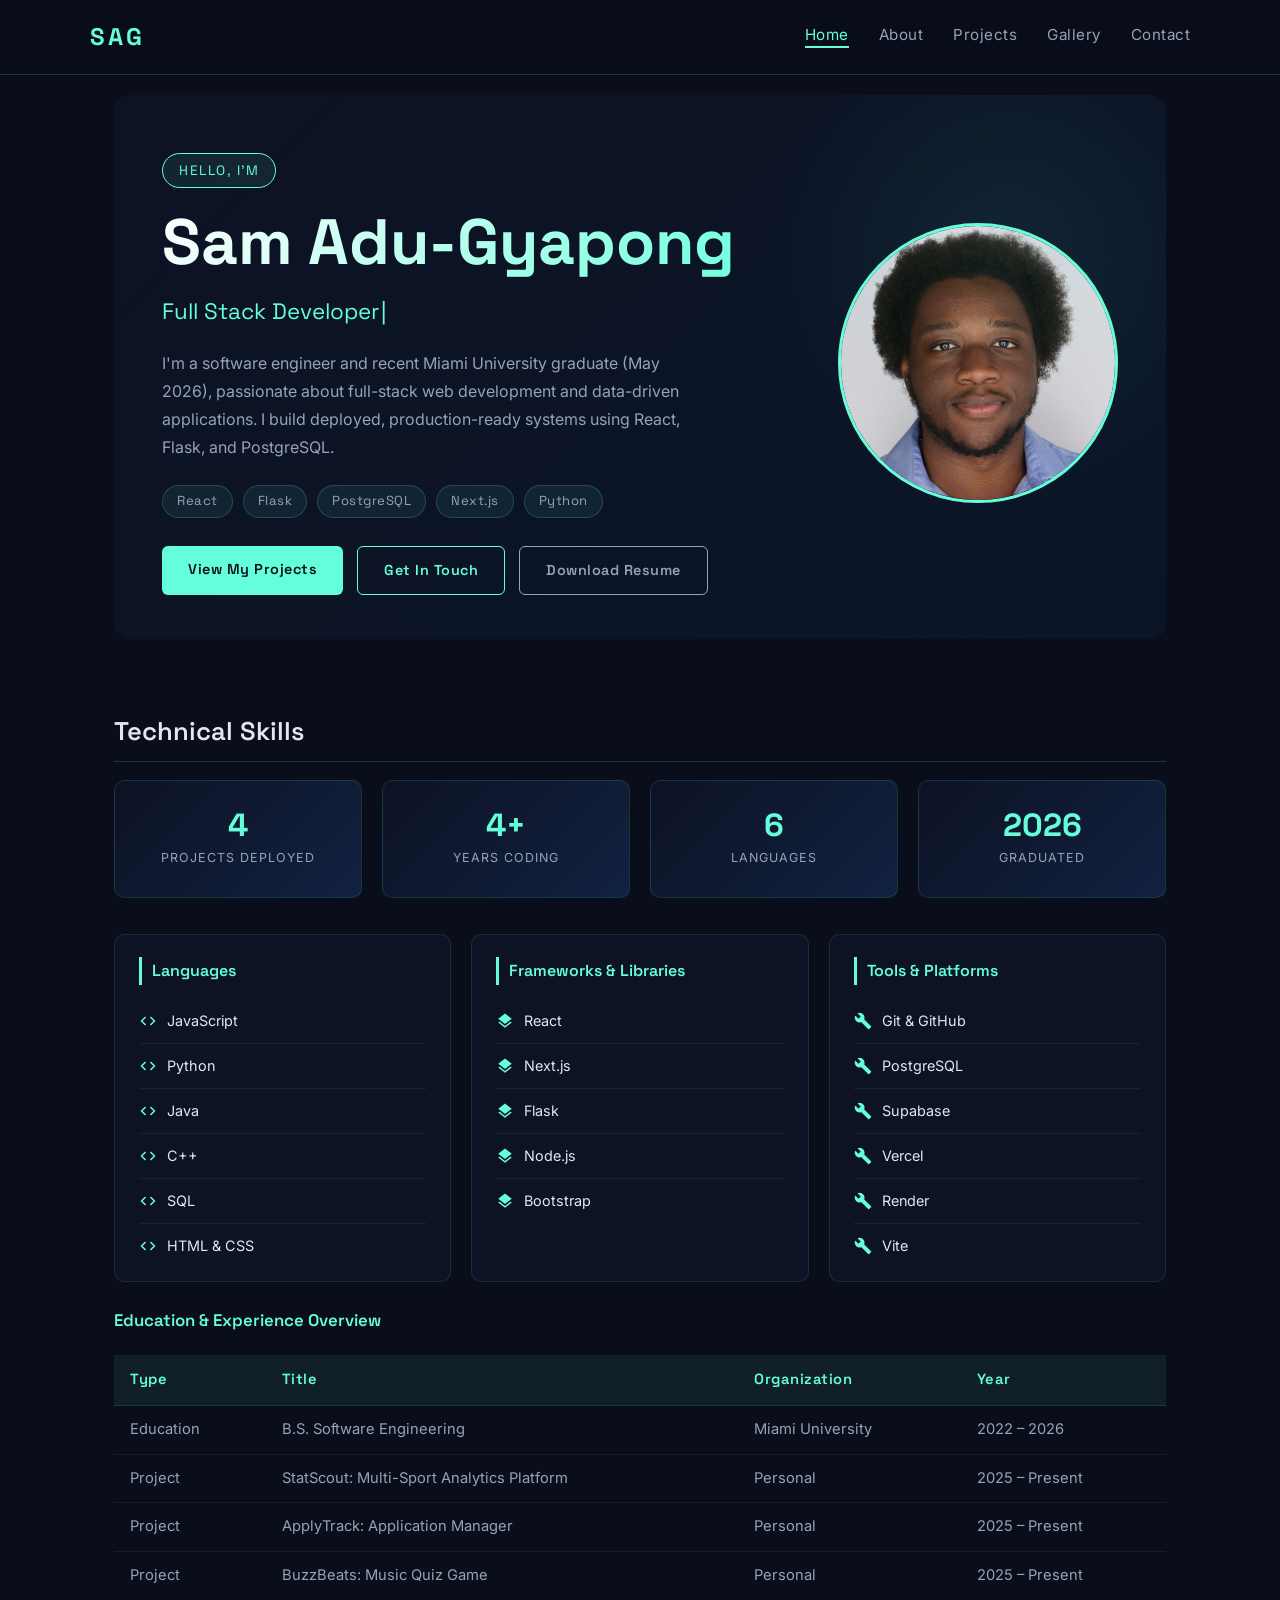
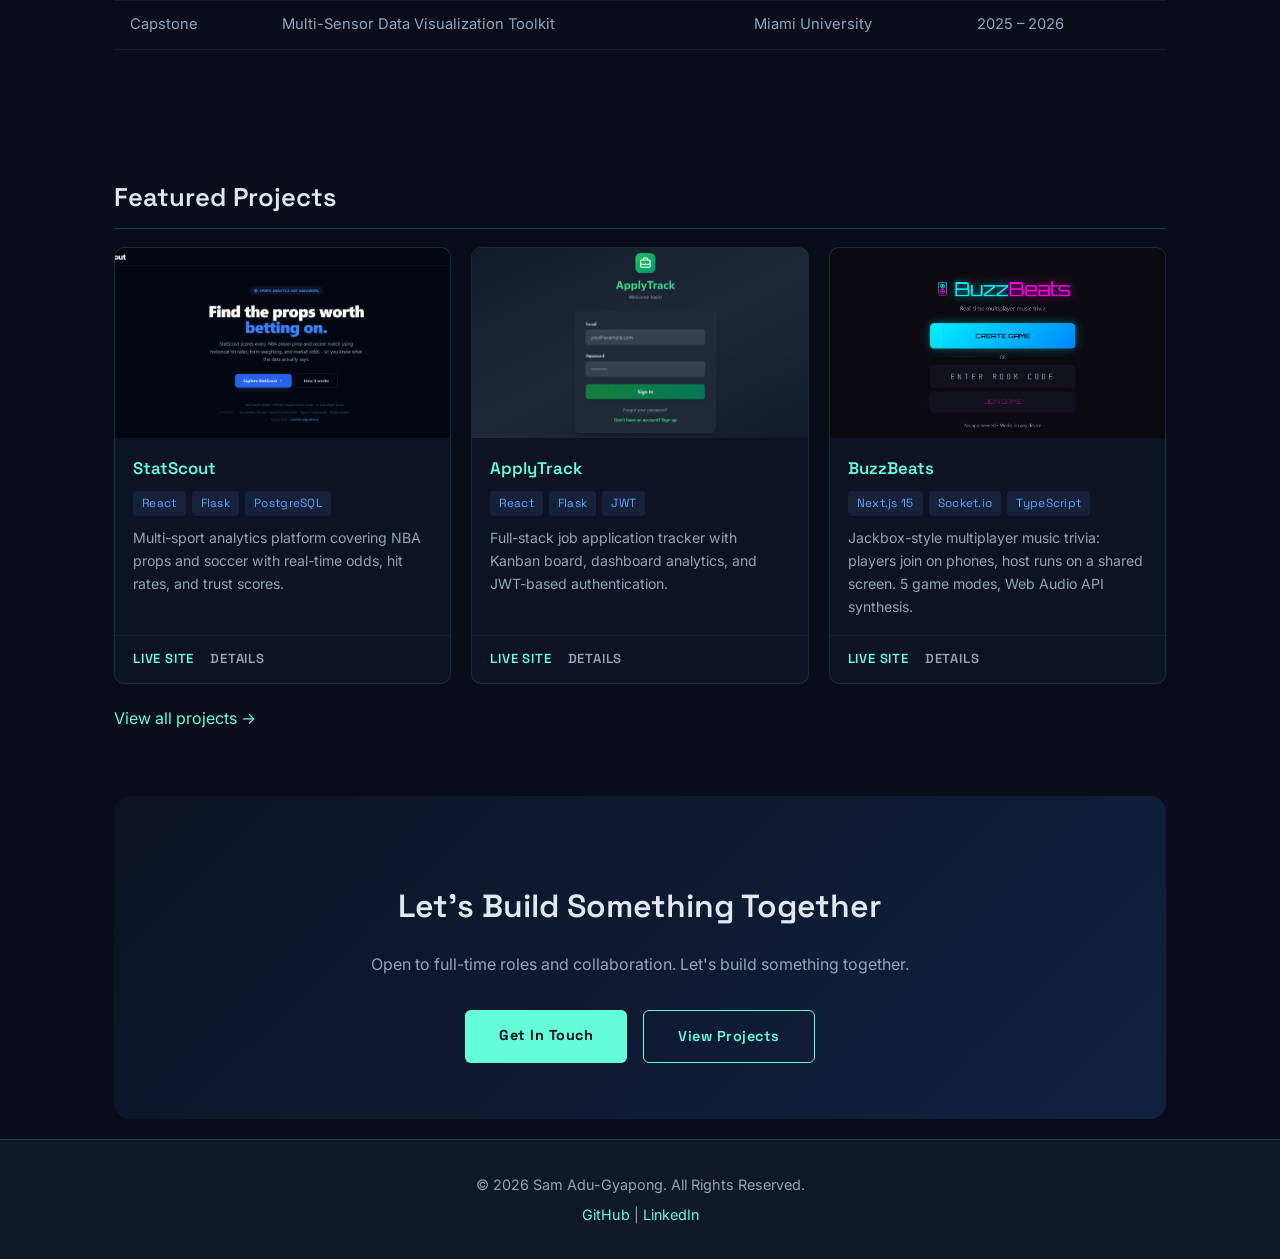
<file: index.html>
<!DOCTYPE html>
<html lang="en">
<head>
    <meta charset="UTF-8">
    <meta name="viewport" content="width=device-width, initial-scale=1.0">
    <meta name="description" content="Sam Adu-Gyapong - Full Stack Software Engineer and Developer">
    <title>Sam Adu-Gyapong | Portfolio</title>
    <link rel="preconnect" href="https://fonts.googleapis.com">
    <link rel="preconnect" href="https://fonts.gstatic.com" crossorigin>
    <link href="https://fonts.googleapis.com/css2?family=Space+Grotesk:wght@300;400;600;700&family=Inter:wght@300;400;500&display=swap" rel="stylesheet">
    <link href="https://fonts.googleapis.com/icon?family=Material+Icons" rel="stylesheet">
    <link rel="stylesheet" href="styles.css">
</head>
<body>

    <!-- Navigation -->
    <header>
        <nav>
            <div class="logo">SAG</div>
            <ul>
                <li><a href="index.html">Home</a></li>
                <li><a href="about.html">About</a></li>
                <li><a href="projects.html">Projects</a></li>
                <li><a href="gallery.html">Gallery</a></li>
                <li><a href="contact.html">Contact</a></li>
                
            </ul>
        </nav>
    </header>

    <main>

        <!-- Hero Section -->
        <section id="hero">
            <div class="hero-text">
                <p class="hero-greeting">Hello, I'm</p>
                <h1>Sam Adu-Gyapong</h1>
                <!-- id="hero-subtitle" is targeted by the typewriter effect in script.js -->
                <h2 id="hero-subtitle">Full Stack Developer</h2>
                <p>
                    I'm a software engineer and recent Miami University graduate (May 2026), passionate about
                    full-stack web development and data-driven applications. I build deployed,
                    production-ready systems using React, Flask, and PostgreSQL.
                </p>
                <div class="hero-tech-tags">
                    <span>React</span>
                    <span>Flask</span>
                    <span>PostgreSQL</span>
                    <span>Next.js</span>
                    <span>Python</span>
                </div>
                <div class="hero-links">
                    <a href="projects.html">View My Projects</a>
                    <a href="contact.html">Get In Touch</a>
                    <a href="resume.pdf" download="Sam_AduGyapong_Resume.pdf" class="resume-btn">Download Resume</a>
                </div>
            </div>
            <div class="hero-image">
                <img src="images/profile.jpg" alt="Sam Adu-Gyapong">
            </div>
        </section>

        <!-- Skills Section -->
        <section id="skills">
            <h2>Technical Skills</h2>

            <!-- Stats Row -->
            <div class="stats-row">
                <div class="stat-item">
                    <span class="stat-number">4</span>
                    <span class="stat-label">Projects Deployed</span>
                </div>
                <div class="stat-item">
                    <span class="stat-number">4+</span>
                    <span class="stat-label">Years Coding</span>
                </div>
                <div class="stat-item">
                    <span class="stat-number">6</span>
                    <span class="stat-label">Languages</span>
                </div>
                <div class="stat-item">
                    <span class="stat-number">2026</span>
                    <span class="stat-label">Graduated</span>
                </div>
            </div>

            <!-- Skills Icon Grid -->
            <div class="skills-icon-grid">
                <div class="skill-col">
                    <h3>Languages</h3>
                    <ul class="skill-icon-list">
                        <li><i class="material-icons">code</i>JavaScript</li>
                        <li><i class="material-icons">code</i>Python</li>
                        <li><i class="material-icons">code</i>Java</li>
                        <li><i class="material-icons">code</i>C++</li>
                        <li><i class="material-icons">code</i>SQL</li>
                        <li><i class="material-icons">code</i>HTML &amp; CSS</li>
                    </ul>
                </div>
                <div class="skill-col">
                    <h3>Frameworks &amp; Libraries</h3>
                    <ul class="skill-icon-list">
                        <li><i class="material-icons">layers</i>React</li>
                        <li><i class="material-icons">layers</i>Next.js</li>
                        <li><i class="material-icons">layers</i>Flask</li>
                        <li><i class="material-icons">layers</i>Node.js</li>
                        <li><i class="material-icons">layers</i>Bootstrap</li>
                    </ul>
                </div>
                <div class="skill-col">
                    <h3>Tools &amp; Platforms</h3>
                    <ul class="skill-icon-list">
                        <li><i class="material-icons">build</i>Git &amp; GitHub</li>
                        <li><i class="material-icons">build</i>PostgreSQL</li>
                        <li><i class="material-icons">build</i>Supabase</li>
                        <li><i class="material-icons">build</i>Vercel</li>
                        <li><i class="material-icons">build</i>Render</li>
                        <li><i class="material-icons">build</i>Vite</li>
                    </ul>
                </div>
            </div>

            <!-- Education Table -->
            <h3>Education &amp; Experience Overview</h3>
            <table>
                <thead>
                    <tr>
                        <th>Type</th>
                        <th>Title</th>
                        <th>Organization</th>
                        <th>Year</th>
                    </tr>
                </thead>
                <tbody>
                    <tr>
                        <td>Education</td>
                        <td>B.S. Software Engineering</td>
                        <td>Miami University</td>
                        <td>2022 &ndash; 2026</td>
                    </tr>
                    <tr>
                        <td>Project</td>
                        <td>StatScout: Multi-Sport Analytics Platform</td>
                        <td>Personal</td>
                        <td>2025 &ndash; Present</td>
                    </tr>
                    <tr>
                        <td>Project</td>
                        <td>ApplyTrack: Application Manager</td>
                        <td>Personal</td>
                        <td>2025 &ndash; Present</td>
                    </tr>
                    <tr>
                        <td>Project</td>
                        <td>BuzzBeats: Music Quiz Game</td>
                        <td>Personal</td>
                        <td>2025 &ndash; Present</td>
                    </tr>
                    <tr>
                        <td>Capstone</td>
                        <td>Multi-Sensor Data Visualization Toolkit</td>
                        <td>Miami University</td>
                        <td>2025 &ndash; 2026</td>
                    </tr>
                </tbody>
            </table>
        </section>

        <!-- Featured Projects Preview -->
        <section id="featured-projects">
            <h2>Featured Projects</h2>
            <div class="project-preview-grid">

                <div class="project-preview" data-href="projects.html#statscout">
                    <div class="project-preview-image">
                        <img src="images/statscout.png" alt="StatScout project screenshot">
                    </div>
                    <div class="project-preview-content">
                        <h3>StatScout</h3>
                        <div class="project-tech-badges">
                            <span class="project-tech-badge">React</span>
                            <span class="project-tech-badge">Flask</span>
                            <span class="project-tech-badge">PostgreSQL</span>
                        </div>
                        <p>Multi-sport analytics platform covering NBA props and soccer with real-time odds, hit rates, and trust scores.</p>
                    </div>
                    <div class="project-preview-action">
                        <a href="https://statscout.vercel.app/" target="_blank">Live Site</a>
                        <a href="projects.html#statscout">Details</a>
                    </div>
                </div>

                <div class="project-preview" data-href="projects.html#applytrack">
                    <div class="project-preview-image">
                        <img src="images/applytrack.png" alt="ApplyTrack project screenshot">
                    </div>
                    <div class="project-preview-content">
                        <h3>ApplyTrack</h3>
                        <div class="project-tech-badges">
                            <span class="project-tech-badge">React</span>
                            <span class="project-tech-badge">Flask</span>
                            <span class="project-tech-badge">JWT</span>
                        </div>
                        <p>Full-stack job application tracker with Kanban board, dashboard analytics, and JWT-based authentication.</p>
                    </div>
                    <div class="project-preview-action">
                        <a href="https://job-tracker-three-ochre.vercel.app/" target="_blank">Live Site</a>
                        <a href="projects.html#applytrack">Details</a>
                    </div>
                </div>

                <div class="project-preview" data-href="projects.html#buzzbeats">
                    <div class="project-preview-image">
                        <img src="images/buzzbeats.png" alt="BuzzBeats music trivia game screenshot">
                    </div>
                    <div class="project-preview-content">
                        <h3>BuzzBeats</h3>
                        <div class="project-tech-badges">
                            <span class="project-tech-badge">Next.js 15</span>
                            <span class="project-tech-badge">Socket.io</span>
                            <span class="project-tech-badge">TypeScript</span>
                        </div>
                        <p>Jackbox-style multiplayer music trivia: players join on phones, host runs on a shared screen. 5 game modes, Web Audio API synthesis.</p>
                    </div>
                    <div class="project-preview-action">
                        <a href="https://buzz-beats.vercel.app/" target="_blank">Live Site</a>
                        <a href="projects.html#buzzbeats">Details</a>
                    </div>
                </div>

            </div>
            <p><a href="projects.html">View all projects &rarr;</a></p>
        </section>

        <!-- CTA Section -->
        <section id="cta">
            <h2>Let's Build Something Together</h2>
            <p>Open to full-time roles and collaboration. Let's build something together.</p>
            <div class="cta-links">
                <a href="contact.html" class="cta-btn-filled">Get In Touch</a>
                <a href="projects.html" class="cta-btn-outline">View Projects</a>
            </div>
        </section>

    </main>

    <!-- Footer -->
    <footer>
        <p>&copy; 2026 Sam Adu-Gyapong. All Rights Reserved.</p>
        <p>
            <a href="https://github.com/SamAduG1" target="_blank">GitHub</a> |
            <a href="https://www.linkedin.com/in/sam-adu-gyapong-6a8b8130a/" target="_blank">LinkedIn</a>
        </p>
    </footer>

    <!-- Back to top button -->
    <button id="back-to-top" title="Back to top">&#8679;</button>

    <script src="script.js"></script>
</body>
</html>
</file>
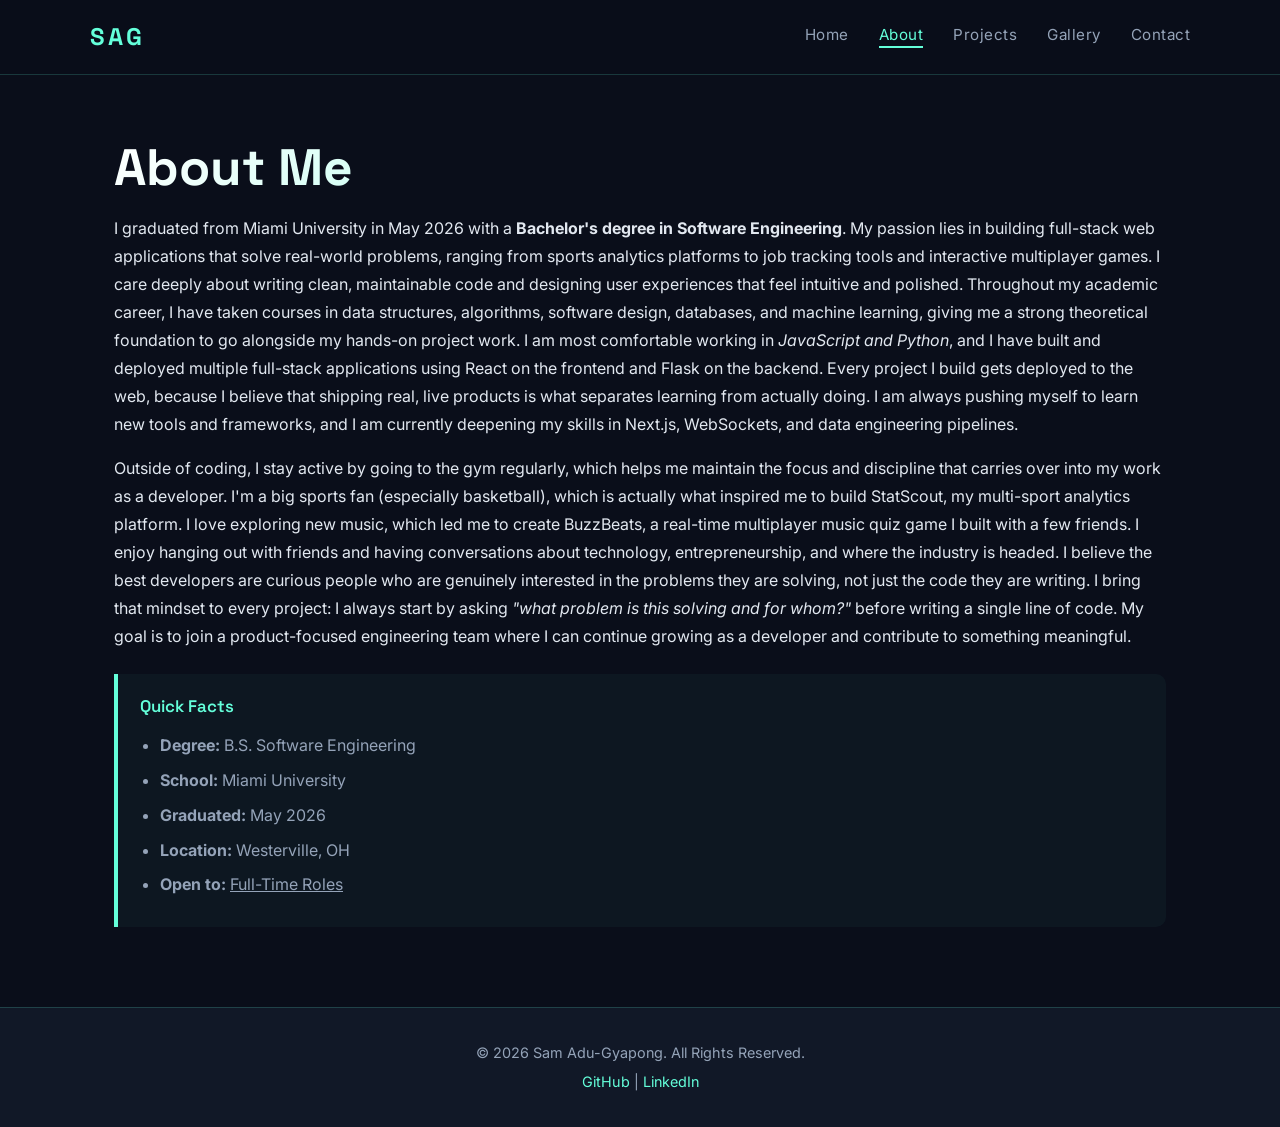
<file: about.html>
<!DOCTYPE html>
<html lang="en">
<head>
    <meta charset="UTF-8">
    <meta name="viewport" content="width=device-width, initial-scale=1.0">
    <meta name="description" content="About Sam Adu-Gyapong - Full Stack Software Engineer and Miami University Graduate">
    <title>About | Sam Adu-Gyapong</title>
    <link rel="preconnect" href="https://fonts.googleapis.com">
    <link rel="preconnect" href="https://fonts.gstatic.com" crossorigin>
    <link href="https://fonts.googleapis.com/css2?family=Space+Grotesk:wght@300;400;600;700&family=Inter:wght@300;400;500&display=swap" rel="stylesheet">
    <link rel="stylesheet" href="styles.css">
</head>
<body>

    <!-- Navigation -->
    <header>
        <nav>
            <div class="logo">SAG</div>
            <ul>
                <li><a href="index.html">Home</a></li>
                <li><a href="about.html">About</a></li>
                <li><a href="projects.html">Projects</a></li>
                <li><a href="gallery.html">Gallery</a></li>
                <li><a href="contact.html">Contact</a></li>
                
            </ul>
        </nav>
    </header>

    <main>

        <section id="about">
            <h1>About Me</h1>

            <p>
                I graduated from Miami University in May 2026 with a <strong>Bachelor's degree in Software Engineering</strong>.
                My passion lies in building full-stack web applications that solve real-world problems, ranging from sports analytics platforms to job tracking tools and interactive multiplayer games.
                I care deeply about writing clean, maintainable code and designing user experiences that feel intuitive and polished.
                Throughout my academic career, I have taken courses in data structures, algorithms, software design, databases, and machine learning, giving me a strong theoretical foundation to go alongside my hands-on project work.
                I am most comfortable working in <em>JavaScript and Python</em>, and I have built and deployed multiple full-stack applications using React on the frontend and Flask on the backend.
                Every project I build gets deployed to the web, because I believe that shipping real, live products is what separates learning from actually doing.
                I am always pushing myself to learn new tools and frameworks, and I am currently deepening my skills in Next.js, WebSockets, and data engineering pipelines.
            </p>
            <p>
                Outside of coding, I stay active by going to the gym regularly, which helps me maintain the focus and discipline that carries over into my work as a developer.
                I'm a big sports fan (especially basketball), which is actually what inspired me to build StatScout, my multi-sport analytics platform.
                I love exploring new music, which led me to create BuzzBeats, a real-time multiplayer music quiz game I built with a few friends.
                I enjoy hanging out with friends and having conversations about technology, entrepreneurship, and where the industry is headed.
                I believe the best developers are curious people who are genuinely interested in the problems they are solving, not just the code they are writing.
                I bring that mindset to every project: I always start by asking <em>"what problem is this solving and for whom?"</em> before writing a single line of code.
                My goal is to join a product-focused engineering team where I can continue growing as a developer and contribute to something meaningful.
            </p>

            <!-- Aside: Quick Facts -->
            <aside>
                <h3>Quick Facts</h3>
                <ul>
                    <li><strong>Degree:</strong> B.S. Software Engineering</li>
                    <li><strong>School:</strong> Miami University</li>
                    <li><strong>Graduated:</strong> May 2026</li>
                    <li><strong>Location:</strong> Westerville, OH</li>
                    <li><strong>Open to:</strong> <u>Full-Time Roles</u></li>
                </ul>
            </aside>
        </section>

    </main>

    <!-- Footer -->
    <footer>
        <p>&copy; 2026 Sam Adu-Gyapong. All Rights Reserved.</p>
        <p>
            <a href="https://github.com/SamAduG1" target="_blank">GitHub</a> |
            <a href="https://www.linkedin.com/in/sam-adu-gyapong-6a8b8130a/" target="_blank">LinkedIn</a>
        </p>
    </footer>

    <!-- Back to top button -->
    <button id="back-to-top" title="Back to top">&#8679;</button>

    <script src="script.js"></script>
</body>
</html>
</file>
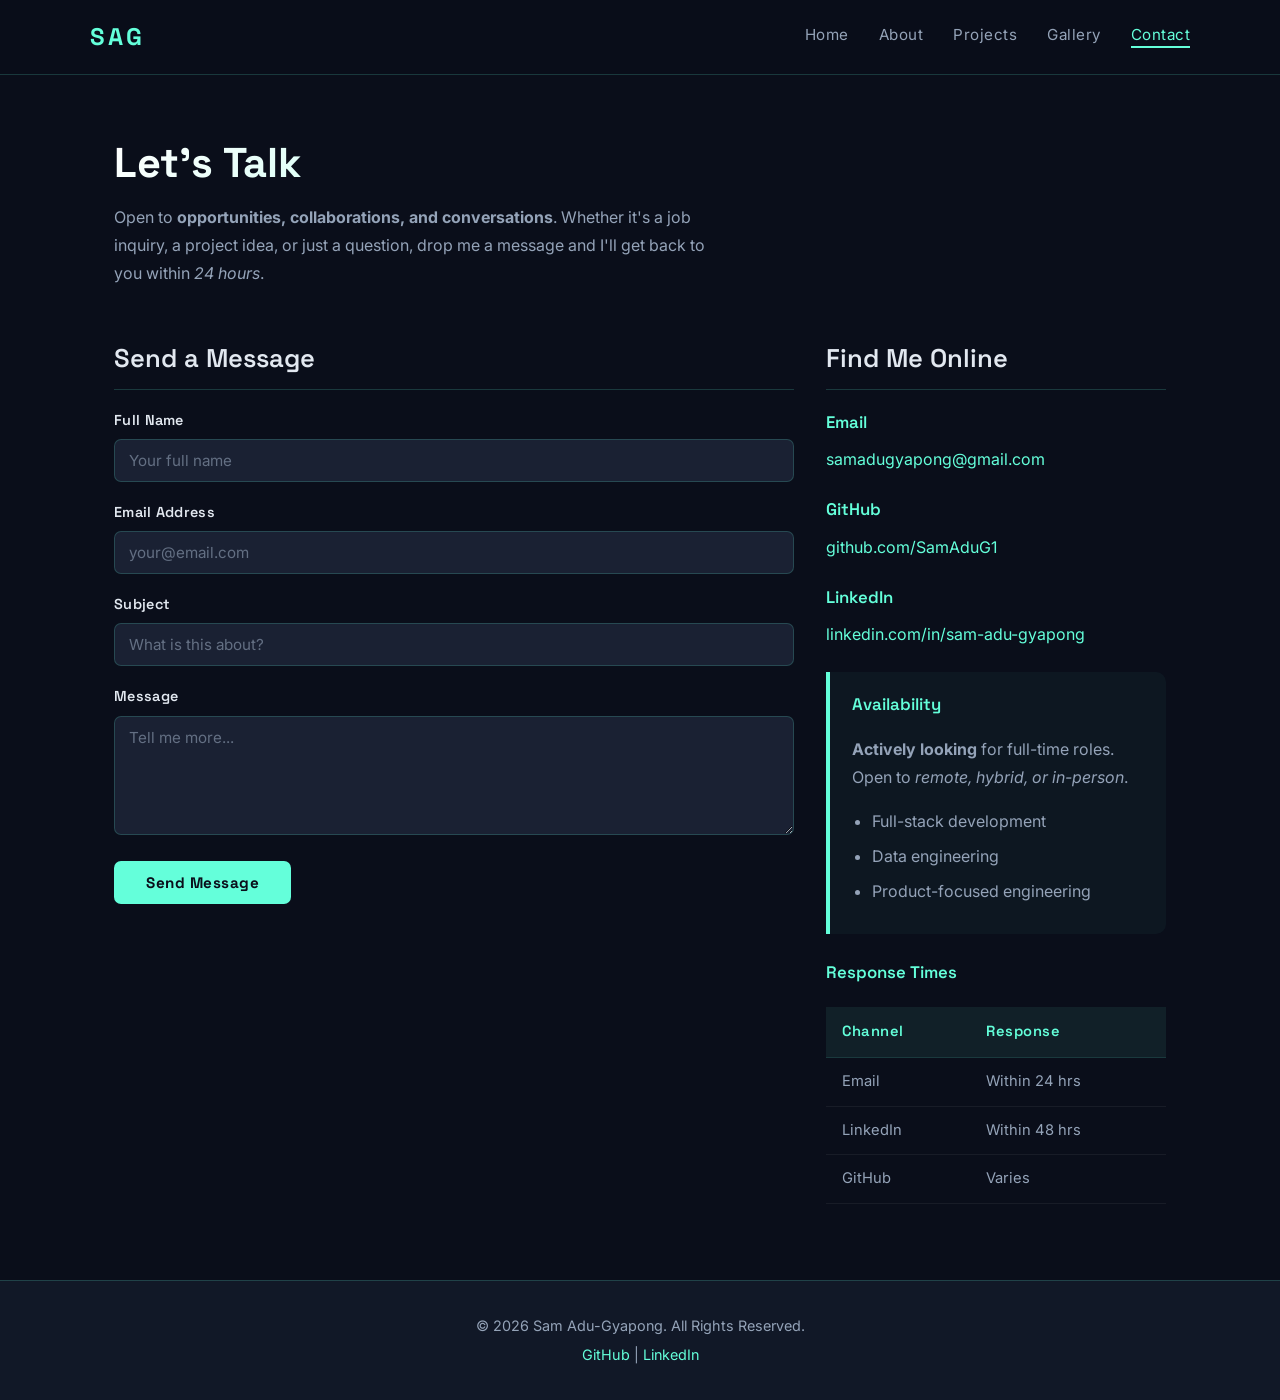
<file: contact.html>
<!DOCTYPE html>
<html lang="en">
<head>
    <meta charset="UTF-8">
    <meta name="viewport" content="width=device-width, initial-scale=1.0">
    <meta name="description" content="Contact Sam Adu-Gyapong - Full Stack Software Engineer">
    <title>Contact | Sam Adu-Gyapong</title>
    <link rel="preconnect" href="https://fonts.googleapis.com">
    <link rel="preconnect" href="https://fonts.gstatic.com" crossorigin>
    <link href="https://fonts.googleapis.com/css2?family=Space+Grotesk:wght@300;400;600;700&family=Inter:wght@300;400;500&display=swap" rel="stylesheet">
    <link rel="stylesheet" href="styles.css">
</head>
<body>

    <!-- Navigation -->
    <header>
        <nav>
            <div class="logo">SAG</div>
            <ul>
                <li><a href="index.html">Home</a></li>
                <li><a href="about.html">About</a></li>
                <li><a href="projects.html">Projects</a></li>
                <li><a href="gallery.html">Gallery</a></li>
                <li><a href="contact.html">Contact</a></li>
                
            </ul>
        </nav>
    </header>

    <main>

        <section id="contact-page">

            <h1>Let's Talk</h1>
            <p class="contact-intro">
                Open to <strong>opportunities, collaborations, and conversations</strong>.
                Whether it's a job inquiry, a project idea, or just a question, drop me a message
                and I'll get back to you within <em>24 hours</em>.
            </p>

            <!-- Contact Layout: Form + Info side by side -->
            <div id="contact-content">

                <!-- Contact Form -->
                <div id="contact-form">
                    <h2>Send a Message</h2>
                    <form action="https://formspree.io/f/mbdzbbkv" method="POST">

                        <div class="form-group">
                            <label for="name">Full Name</label>
                            <input type="text" id="name" name="name" placeholder="Your full name" required>
                        </div>

                        <div class="form-group">
                            <label for="email">Email Address</label>
                            <input type="email" id="email" name="email" placeholder="your@email.com" required>
                        </div>

                        <div class="form-group">
                            <label for="subject">Subject</label>
                            <input type="text" id="subject" name="subject" placeholder="What is this about?">
                        </div>

                        <div class="form-group">
                            <label for="message">Message</label>
                            <textarea id="message" name="message" rows="5" placeholder="Tell me more..." required></textarea>
                        </div>

                        <button type="submit">Send Message</button>

                    </form>

                    <!-- Success message shown by script.js after form submit -->
                    <div id="form-success">
                        Thanks for reaching out! I'll get back to you within 24 hours.
                    </div>
                </div>

                <!-- Contact Info -->
                <div id="contact-info">

                    <h2>Find Me Online</h2>

                    <div class="contact-item">
                        <h3>Email</h3>
                        <p><a href="mailto:samadugyapong@gmail.com">samadugyapong@gmail.com</a></p>
                    </div>

                    <div class="contact-item">
                        <h3>GitHub</h3>
                        <p><a href="https://github.com/SamAduG1" target="_blank">github.com/SamAduG1</a></p>
                    </div>

                    <div class="contact-item">
                        <h3>LinkedIn</h3>
                        <p><a href="https://www.linkedin.com/in/sam-adu-gyapong-6a8b8130a/" target="_blank">linkedin.com/in/sam-adu-gyapong</a></p>
                    </div>

                    <!-- Aside: Availability -->
                    <aside>
                        <h3>Availability</h3>
                        <p>
                            <strong>Actively looking</strong> for full-time roles. Open to <em>remote, hybrid, or in-person</em>.
                        </p>
                        <ul>
                            <li>Full-stack development</li>
                            <li>Data engineering</li>
                            <li>Product-focused engineering</li>
                        </ul>
                    </aside>

                    <!-- Response Times Table -->
                    <h3>Response Times</h3>
                    <table>
                        <thead>
                            <tr>
                                <th>Channel</th>
                                <th>Response</th>
                            </tr>
                        </thead>
                        <tbody>
                            <tr>
                                <td>Email</td>
                                <td>Within 24 hrs</td>
                            </tr>
                            <tr>
                                <td>LinkedIn</td>
                                <td>Within 48 hrs</td>
                            </tr>
                            <tr>
                                <td>GitHub</td>
                                <td>Varies</td>
                            </tr>
                        </tbody>
                    </table>

                </div>

            </div>

        </section>

    </main>

    <!-- Footer -->
    <footer>
        <p>&copy; 2026 Sam Adu-Gyapong. All Rights Reserved.</p>
        <p>
            <a href="https://github.com/SamAduG1" target="_blank">GitHub</a> |
            <a href="https://www.linkedin.com/in/sam-adu-gyapong-6a8b8130a/" target="_blank">LinkedIn</a>
        </p>
    </footer>

    <!-- Back to top button -->
    <button id="back-to-top" title="Back to top">&#8679;</button>

    <script src="script.js"></script>
</body>
</html>
</file>
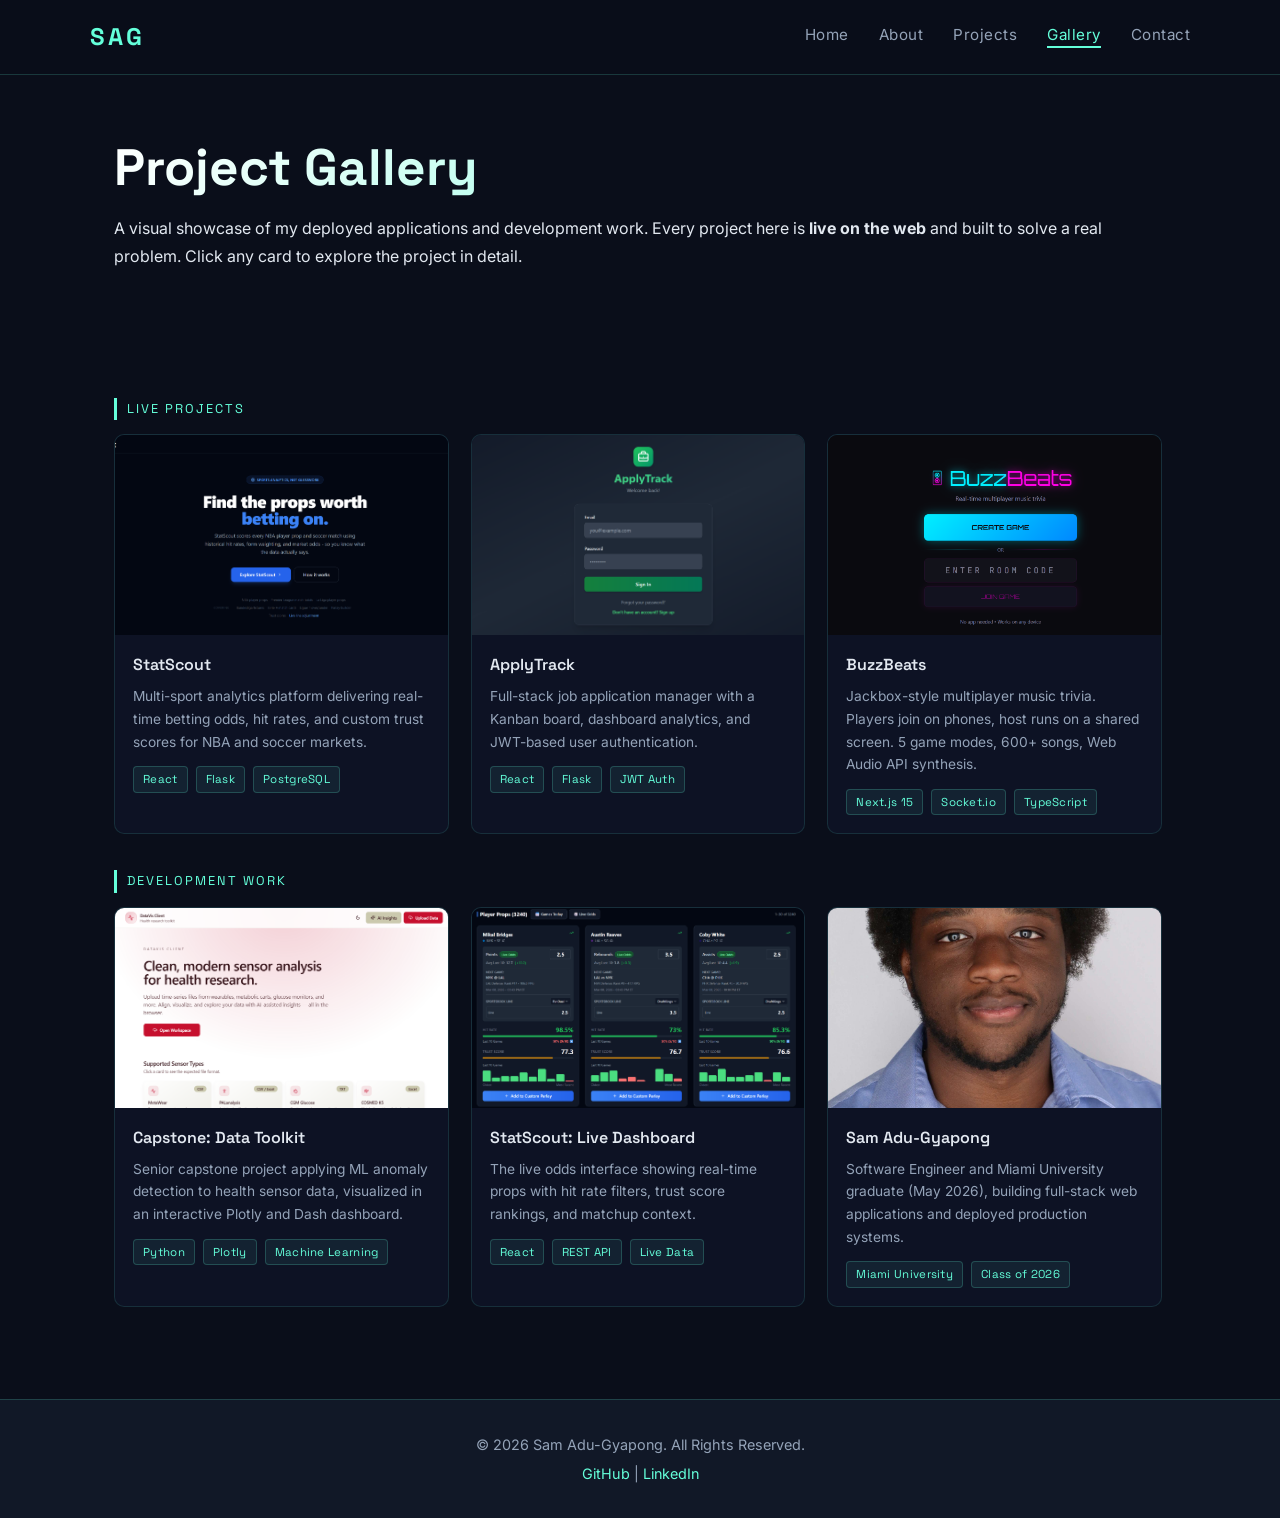
<file: gallery.html>
<!DOCTYPE html>
<html lang="en">
<head>
    <meta charset="UTF-8">
    <meta name="viewport" content="width=device-width, initial-scale=1.0">
    <meta name="description" content="Project Gallery - Sam Adu-Gyapong's deployed applications and development work">
    <title>Gallery | Sam Adu-Gyapong</title>
    <link rel="preconnect" href="https://fonts.googleapis.com">
    <link rel="preconnect" href="https://fonts.gstatic.com" crossorigin>
    <link href="https://fonts.googleapis.com/css2?family=Space+Grotesk:wght@300;400;600;700&family=Inter:wght@300;400;500&display=swap" rel="stylesheet">
    <link href="https://fonts.googleapis.com/icon?family=Material+Icons" rel="stylesheet">
    <link rel="stylesheet" href="styles.css">
</head>
<body>

    <!-- Navigation -->
    <header>
        <nav>
            <div class="logo">SAG</div>
            <ul>
                <li><a href="index.html">Home</a></li>
                <li><a href="about.html">About</a></li>
                <li><a href="projects.html">Projects</a></li>
                <li><a href="gallery.html">Gallery</a></li>
                <li><a href="contact.html">Contact</a></li>
                
            </ul>
        </nav>
    </header>

    <main>

        <section id="gallery-header">
            <h1>Project Gallery</h1>
            <p>
                A visual showcase of my deployed applications and development work.
                Every project here is <strong>live on the web</strong> and built to solve a real problem.
                Click any card to explore the project in detail.
            </p>
        </section>

        <section id="gallery">

            <!-- Row 1: Live Projects -->
            <p class="gallery-row-label">Live Projects</p>
            <div class="card-gallery">

                <div class="image-card">
                    <a href="projects.html#statscout">
                        <img src="images/statscout.png" alt="StatScout multi-sport analytics platform screenshot">
                    </a>
                    <div class="image-card-caption">
                        <h3>StatScout</h3>
                        <p>
                            Multi-sport analytics platform delivering real-time betting odds,
                            hit rates, and custom trust scores for NBA and soccer markets.
                        </p>
                        <span class="card-tag">React</span>
                        <span class="card-tag">Flask</span>
                        <span class="card-tag">PostgreSQL</span>
                    </div>
                </div>

                <div class="image-card">
                    <a href="projects.html#applytrack">
                        <img src="images/applytrack.png" alt="ApplyTrack job application tracker screenshot">
                    </a>
                    <div class="image-card-caption">
                        <h3>ApplyTrack</h3>
                        <p>
                            Full-stack job application manager with a Kanban board,
                            dashboard analytics, and JWT-based user authentication.
                        </p>
                        <span class="card-tag">React</span>
                        <span class="card-tag">Flask</span>
                        <span class="card-tag">JWT Auth</span>
                    </div>
                </div>

                <div class="image-card">
                    <a href="https://buzz-beats.vercel.app/" target="_blank">
                        <img src="images/buzzbeats.png" alt="BuzzBeats music trivia game screenshot">
                    </a>
                    <div class="image-card-caption">
                        <h3>BuzzBeats</h3>
                        <p>
                            Jackbox-style multiplayer music trivia. Players join on phones,
                            host runs on a shared screen. 5 game modes, 600+ songs, Web Audio API synthesis.
                        </p>
                        <span class="card-tag">Next.js 15</span>
                        <span class="card-tag">Socket.io</span>
                        <span class="card-tag">TypeScript</span>
                    </div>
                </div>

            </div>

            <!-- Row 2: Development Work -->
            <p class="gallery-row-label">Development Work</p>
            <div class="card-gallery">

                <div class="image-card">
                    <a href="projects.html#capstone">
                        <img src="images/capstone.png" alt="Multi-Sensor Data Visualization Toolkit screenshot">
                    </a>
                    <div class="image-card-caption">
                        <h3>Capstone: Data Toolkit</h3>
                        <p>
                            Senior capstone project applying ML anomaly detection to health
                            sensor data, visualized in an interactive Plotly and Dash dashboard.
                        </p>
                        <span class="card-tag">Python</span>
                        <span class="card-tag">Plotly</span>
                        <span class="card-tag">Machine Learning</span>
                    </div>
                </div>

                <div class="image-card">
                    <a href="projects.html#statscout">
                        <img src="images/statscout2.png" alt="StatScout live odds dashboard detail view">
                    </a>
                    <div class="image-card-caption">
                        <h3>StatScout: Live Dashboard</h3>
                        <p>
                            The live odds interface showing real-time props with hit rate
                            filters, trust score rankings, and matchup context.
                        </p>
                        <span class="card-tag">React</span>
                        <span class="card-tag">REST API</span>
                        <span class="card-tag">Live Data</span>
                    </div>
                </div>

                <div class="image-card">
                    <a href="about.html">
                        <img src="images/profile.jpg" alt="Sam Adu-Gyapong headshot">
                    </a>
                    <div class="image-card-caption">
                        <h3>Sam Adu-Gyapong</h3>
                        <p>
                            Software Engineer and Miami University graduate (May 2026),
                            building full-stack web applications and deployed production systems.
                        </p>
                        <span class="card-tag">Miami University</span>
                        <span class="card-tag">Class of 2026</span>
                    </div>
                </div>

            </div>

        </section>

    </main>

    <!-- Footer -->
    <footer>
        <p>&copy; 2026 Sam Adu-Gyapong. All Rights Reserved.</p>
        <p>
            <a href="https://github.com/SamAduG1" target="_blank">GitHub</a> |
            <a href="https://www.linkedin.com/in/sam-adu-gyapong-6a8b8130a/" target="_blank">LinkedIn</a>
        </p>
    </footer>

    <!-- Back to top button -->
    <button id="back-to-top" title="Back to top">&#8679;</button>

    <script src="script.js"></script>
</body>
</html>
</file>
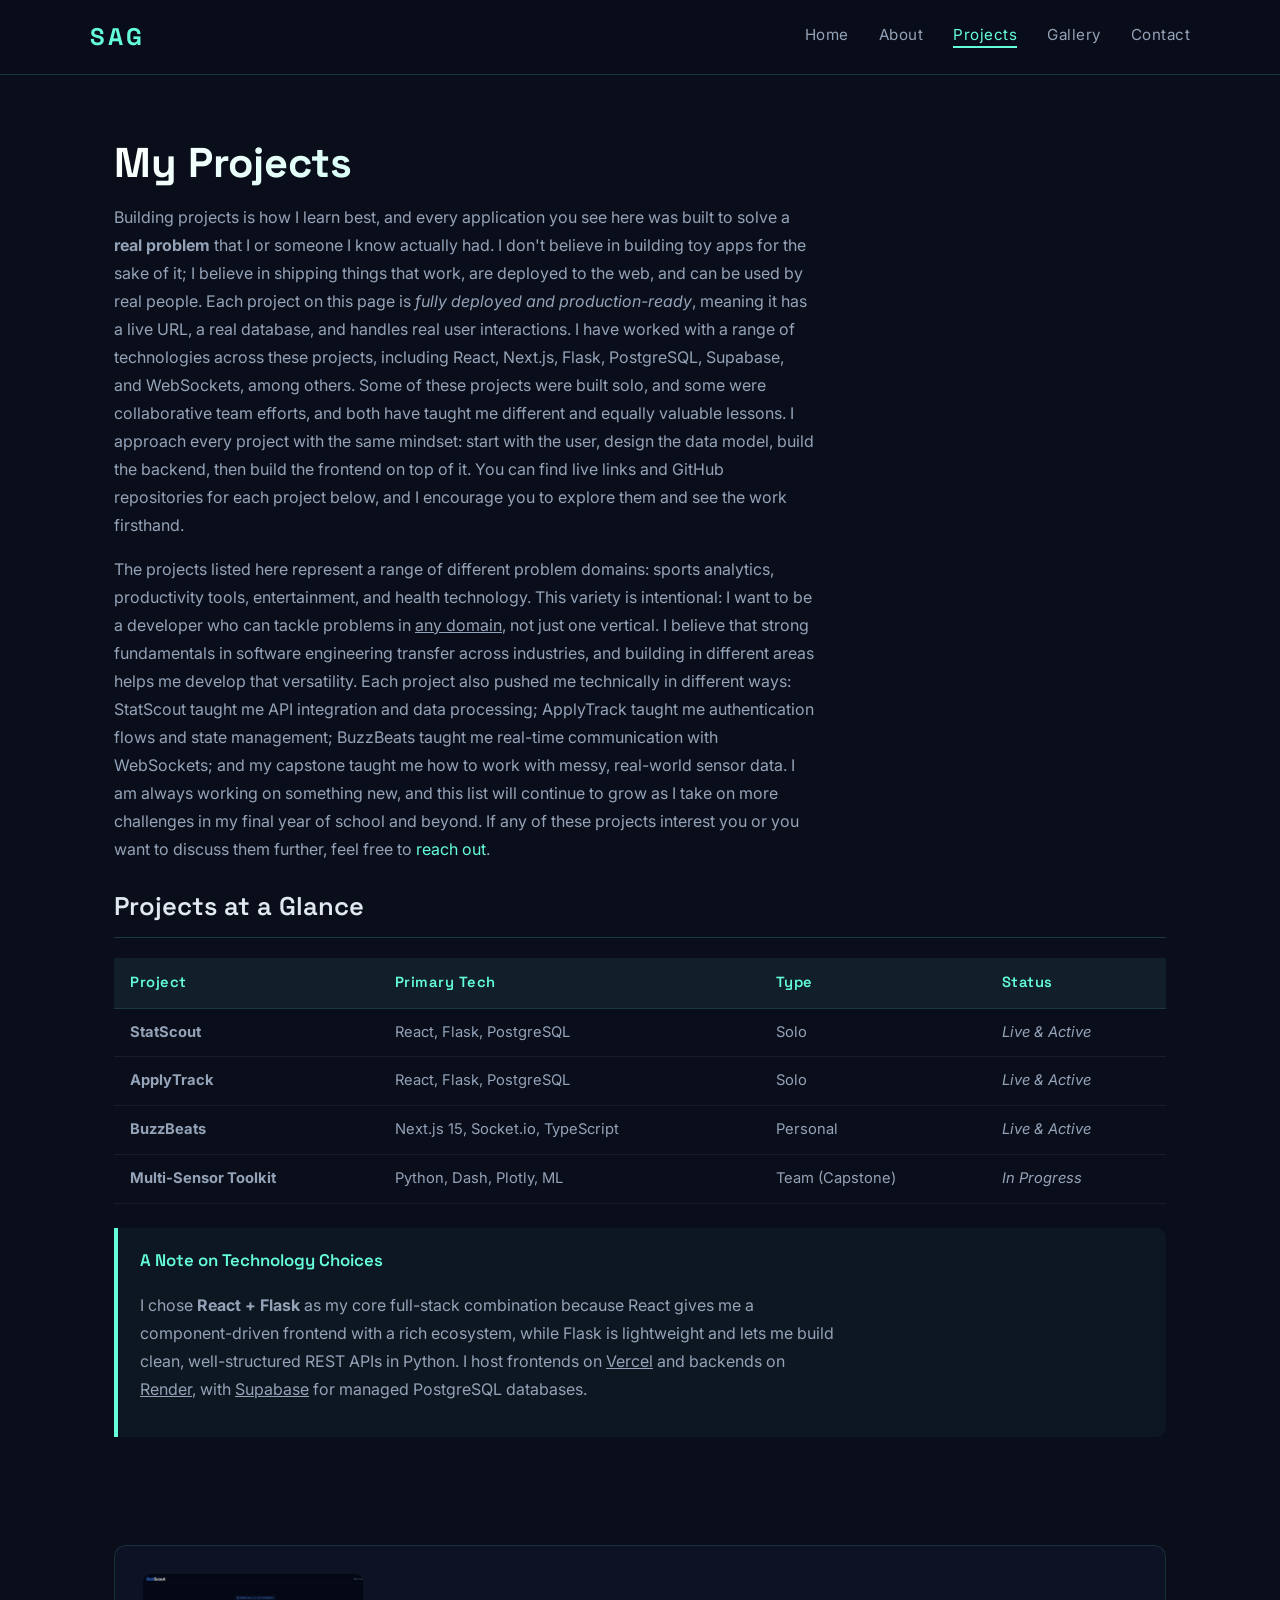
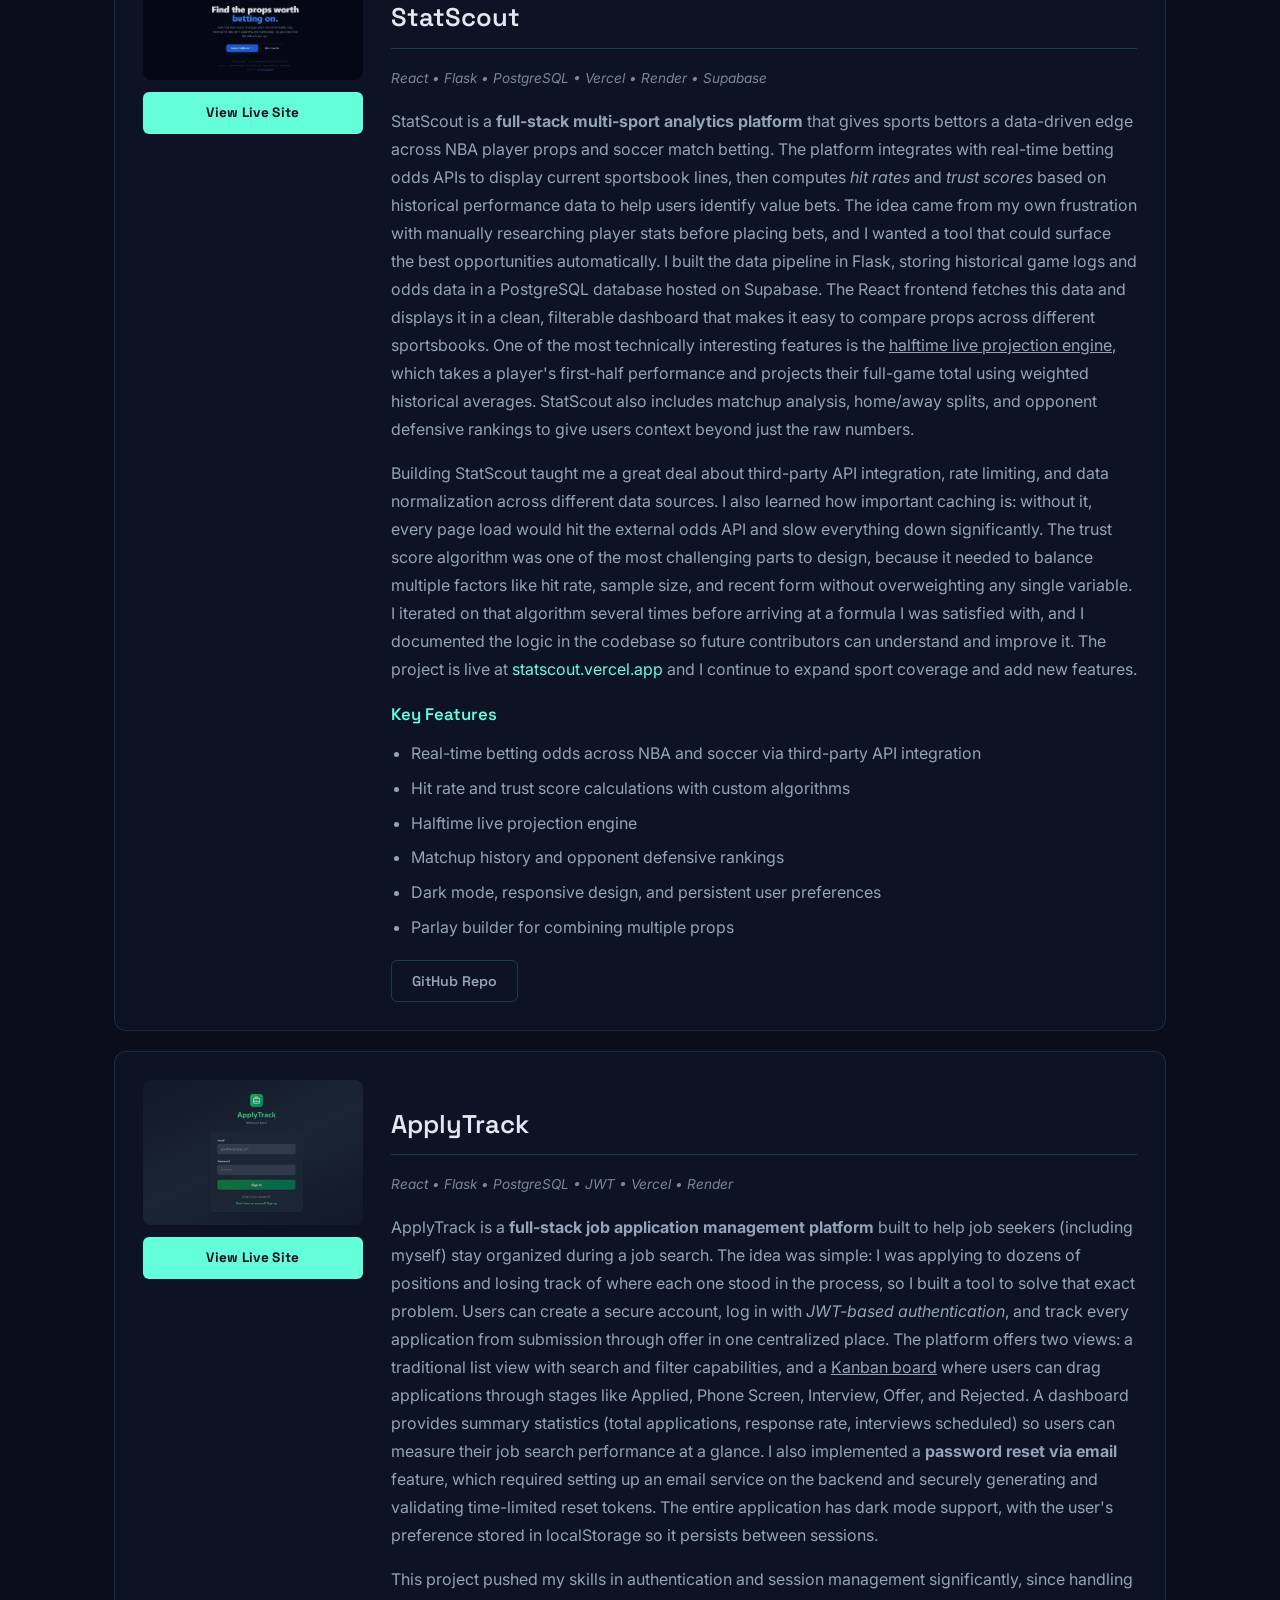
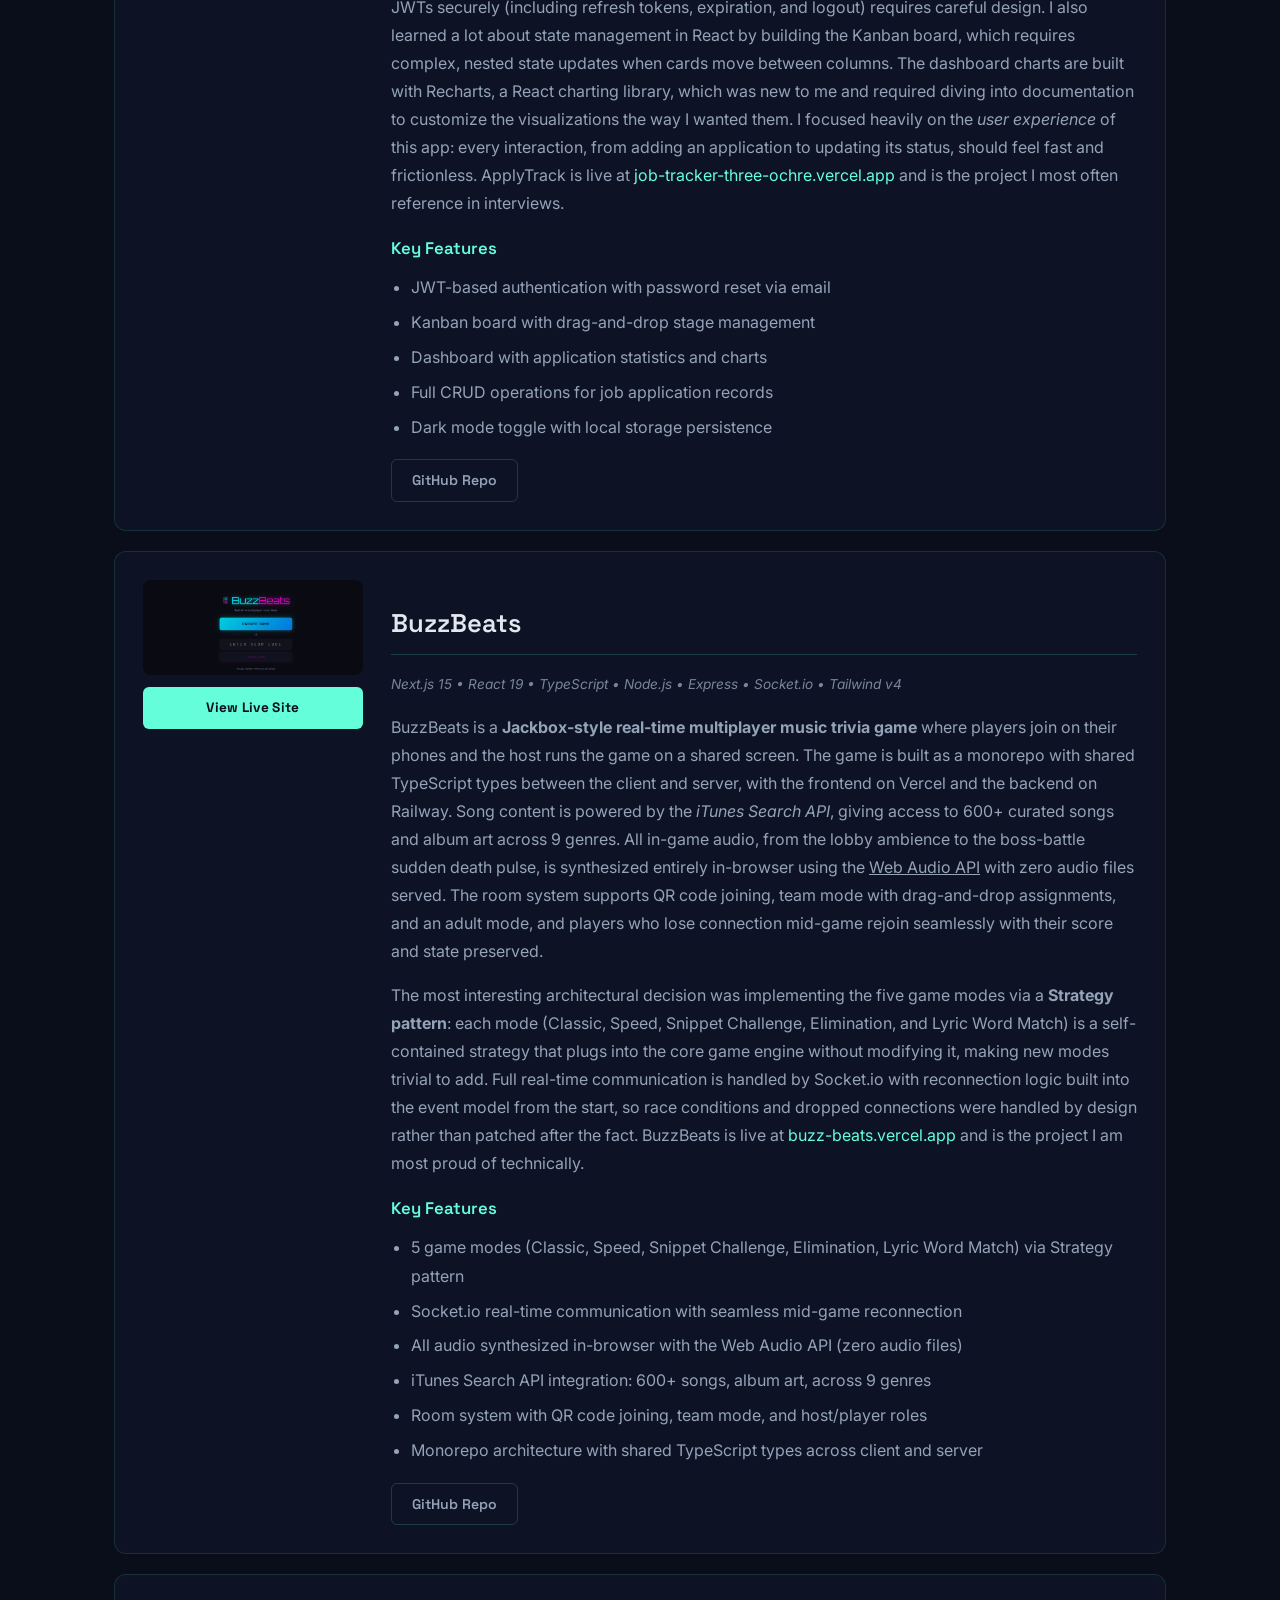
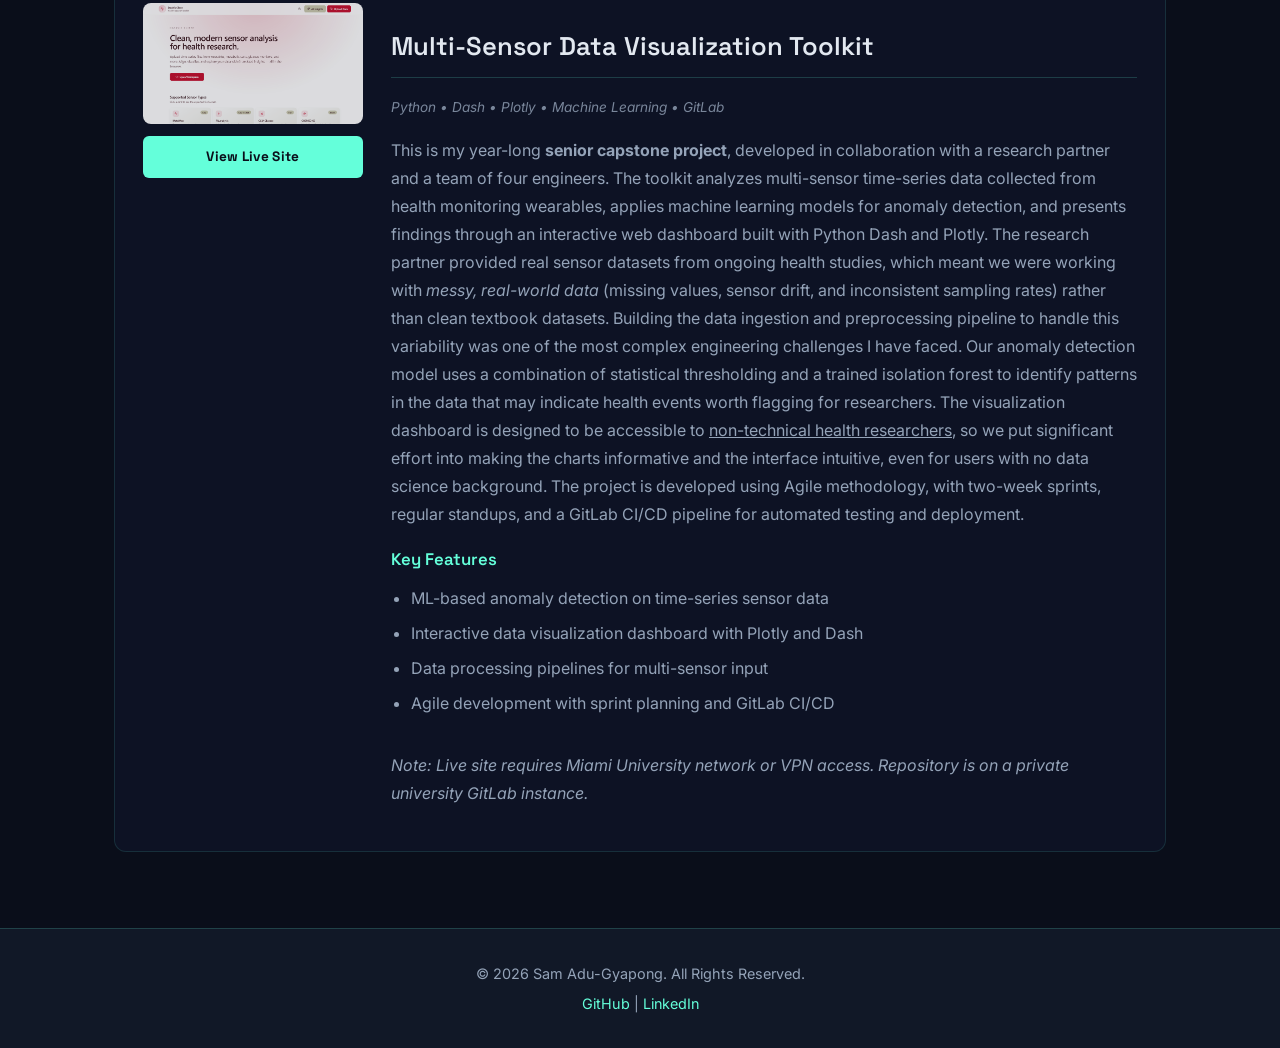
<file: projects.html>
<!DOCTYPE html>
<html lang="en">
<head>
    <meta charset="UTF-8">
    <meta name="viewport" content="width=device-width, initial-scale=1.0">
    <meta name="description" content="Sam Adu-Gyapong's software development projects including StatScout, ApplyTrack, BuzzBeats, and more.">
    <title>Projects | Sam Adu-Gyapong</title>
    <link rel="preconnect" href="https://fonts.googleapis.com">
    <link rel="preconnect" href="https://fonts.gstatic.com" crossorigin>
    <link href="https://fonts.googleapis.com/css2?family=Space+Grotesk:wght@300;400;600;700&family=Inter:wght@300;400;500&display=swap" rel="stylesheet">
    <link rel="stylesheet" href="styles.css">
</head>
<body>

    <!-- Navigation -->
    <header>
        <nav>
            <div class="logo">SAG</div>
            <ul>
                <li><a href="index.html">Home</a></li>
                <li><a href="about.html">About</a></li>
                <li><a href="projects.html">Projects</a></li>
                <li><a href="gallery.html">Gallery</a></li>
                <li><a href="contact.html">Contact</a></li>
                
            </ul>
        </nav>
    </header>

    <main>

        <!-- Page Header -->
        <section id="page-header">
            <h1>My Projects</h1>
            <p>
                Building projects is how I learn best, and every application you see here was built to solve a <strong>real problem</strong> that I or someone I know actually had.
                I don't believe in building toy apps for the sake of it; I believe in shipping things that work, are deployed to the web, and can be used by real people.
                Each project on this page is <em>fully deployed and production-ready</em>, meaning it has a live URL, a real database, and handles real user interactions.
                I have worked with a range of technologies across these projects, including React, Next.js, Flask, PostgreSQL, Supabase, and WebSockets, among others.
                Some of these projects were built solo, and some were collaborative team efforts, and both have taught me different and equally valuable lessons.
                I approach every project with the same mindset: start with the user, design the data model, build the backend, then build the frontend on top of it.
                You can find live links and GitHub repositories for each project below, and I encourage you to explore them and see the work firsthand.
            </p>
            <p>
                The projects listed here represent a range of different problem domains: sports analytics, productivity tools, entertainment, and health technology.
                This variety is intentional: I want to be a developer who can tackle problems in <u>any domain</u>, not just one vertical.
                I believe that strong fundamentals in software engineering transfer across industries, and building in different areas helps me develop that versatility.
                Each project also pushed me technically in different ways: StatScout taught me API integration and data processing; ApplyTrack taught me authentication flows and state management; BuzzBeats taught me real-time communication with WebSockets; and my capstone taught me how to work with messy, real-world sensor data.
                I am always working on something new, and this list will continue to grow as I take on more challenges in my final year of school and beyond.
                If any of these projects interest you or you want to discuss them further, feel free to <a href="contact.html">reach out</a>.
            </p>

            <!-- Projects Overview Table -->
            <h2>Projects at a Glance</h2>
            <table>
                <thead>
                    <tr>
                        <th>Project</th>
                        <th>Primary Tech</th>
                        <th>Type</th>
                        <th>Status</th>
                    </tr>
                </thead>
                <tbody>
                    <tr>
                        <td><strong>StatScout</strong></td>
                        <td>React, Flask, PostgreSQL</td>
                        <td>Solo</td>
                        <td><em>Live &amp; Active</em></td>
                    </tr>
                    <tr>
                        <td><strong>ApplyTrack</strong></td>
                        <td>React, Flask, PostgreSQL</td>
                        <td>Solo</td>
                        <td><em>Live &amp; Active</em></td>
                    </tr>
                    <tr>
                        <td><strong>BuzzBeats</strong></td>
                        <td>Next.js 15, Socket.io, TypeScript</td>
                        <td>Personal</td>
                        <td><em>Live &amp; Active</em></td>
                    </tr>
                    <tr>
                        <td><strong>Multi-Sensor Toolkit</strong></td>
                        <td>Python, Dash, Plotly, ML</td>
                        <td>Team (Capstone)</td>
                        <td><em>In Progress</em></td>
                    </tr>
                </tbody>
            </table>

            <!-- Aside: Note on Technology -->
            <aside>
                <h3>A Note on Technology Choices</h3>
                <p>
                    I chose <strong>React + Flask</strong> as my core full-stack combination because React gives me
                    a component-driven frontend with a rich ecosystem, while Flask is lightweight and lets me
                    build clean, well-structured REST APIs in Python. I host frontends on <u>Vercel</u>
                    and backends on <u>Render</u>, with <u>Supabase</u> for managed PostgreSQL databases.
                </p>
            </aside>
        </section>

        <!-- Projects Detail -->
        <section id="projects">

            <!-- StatScout -->
            <article class="project-card" id="statscout">
                <div class="project-image">
                    <img src="images/statscout.png" alt="StatScout application screenshot">
                    <a href="https://statscout.vercel.app/" target="_blank" class="project-live-link">View Live Site</a>
                </div>
                <div class="project-details">
                    <h2>StatScout</h2>
                    <p class="project-tech">React &bull; Flask &bull; PostgreSQL &bull; Vercel &bull; Render &bull; Supabase</p>
                    <p>
                        StatScout is a <strong>full-stack multi-sport analytics platform</strong> that gives sports bettors a data-driven edge across NBA player props and soccer match betting.
                        The platform integrates with real-time betting odds APIs to display current sportsbook lines, then computes <em>hit rates</em> and <em>trust scores</em> based on historical performance data to help users identify value bets.
                        The idea came from my own frustration with manually researching player stats before placing bets, and I wanted a tool that could surface the best opportunities automatically.
                        I built the data pipeline in Flask, storing historical game logs and odds data in a PostgreSQL database hosted on Supabase.
                        The React frontend fetches this data and displays it in a clean, filterable dashboard that makes it easy to compare props across different sportsbooks.
                        One of the most technically interesting features is the <u>halftime live projection engine</u>, which takes a player's first-half performance and projects their full-game total using weighted historical averages.
                        StatScout also includes matchup analysis, home/away splits, and opponent defensive rankings to give users context beyond just the raw numbers.
                    </p>
                    <p>
                        Building StatScout taught me a great deal about third-party API integration, rate limiting, and data normalization across different data sources.
                        I also learned how important caching is: without it, every page load would hit the external odds API and slow everything down significantly.
                        The trust score algorithm was one of the most challenging parts to design, because it needed to balance multiple factors like hit rate, sample size, and recent form without overweighting any single variable.
                        I iterated on that algorithm several times before arriving at a formula I was satisfied with, and I documented the logic in the codebase so future contributors can understand and improve it.
                        The project is live at <a href="https://statscout.vercel.app/" target="_blank">statscout.vercel.app</a> and I continue to expand sport coverage and add new features.
                    </p>
                    <h3>Key Features</h3>
                    <ul>
                        <li>Real-time betting odds across NBA and soccer via third-party API integration</li>
                        <li>Hit rate and trust score calculations with custom algorithms</li>
                        <li>Halftime live projection engine</li>
                        <li>Matchup history and opponent defensive rankings</li>
                        <li>Dark mode, responsive design, and persistent user preferences</li>
                        <li>Parlay builder for combining multiple props</li>
                    </ul>
                    <div class="project-links">
                        <a href="https://github.com/SamAduG1/statscout" target="_blank" class="project-link-secondary">GitHub Repo</a>
                    </div>
                </div>
            </article>

            <!-- ApplyTrack -->
            <article class="project-card" id="applytrack">
                <div class="project-image">
                    <img src="images/applytrack.png" alt="ApplyTrack application screenshot">
                    <a href="https://job-tracker-three-ochre.vercel.app/" target="_blank" class="project-live-link">View Live Site</a>
                </div>
                <div class="project-details">
                    <h2>ApplyTrack</h2>
                    <p class="project-tech">React &bull; Flask &bull; PostgreSQL &bull; JWT &bull; Vercel &bull; Render</p>
                    <p>
                        ApplyTrack is a <strong>full-stack job application management platform</strong> built to help job seekers (including myself) stay organized during a job search.
                        The idea was simple: I was applying to dozens of positions and losing track of where each one stood in the process, so I built a tool to solve that exact problem.
                        Users can create a secure account, log in with <em>JWT-based authentication</em>, and track every application from submission through offer in one centralized place.
                        The platform offers two views: a traditional list view with search and filter capabilities, and a <u>Kanban board</u> where users can drag applications through stages like Applied, Phone Screen, Interview, Offer, and Rejected.
                        A dashboard provides summary statistics (total applications, response rate, interviews scheduled) so users can measure their job search performance at a glance.
                        I also implemented a <strong>password reset via email</strong> feature, which required setting up an email service on the backend and securely generating and validating time-limited reset tokens.
                        The entire application has dark mode support, with the user's preference stored in localStorage so it persists between sessions.
                    </p>
                    <p>
                        This project pushed my skills in authentication and session management significantly, since handling JWTs securely (including refresh tokens, expiration, and logout) requires careful design.
                        I also learned a lot about state management in React by building the Kanban board, which requires complex, nested state updates when cards move between columns.
                        The dashboard charts are built with Recharts, a React charting library, which was new to me and required diving into documentation to customize the visualizations the way I wanted them.
                        I focused heavily on the <em>user experience</em> of this app: every interaction, from adding an application to updating its status, should feel fast and frictionless.
                        ApplyTrack is live at <a href="https://job-tracker-three-ochre.vercel.app/" target="_blank">job-tracker-three-ochre.vercel.app</a> and is the project I most often reference in interviews.
                    </p>
                    <h3>Key Features</h3>
                    <ul>
                        <li>JWT-based authentication with password reset via email</li>
                        <li>Kanban board with drag-and-drop stage management</li>
                        <li>Dashboard with application statistics and charts</li>
                        <li>Full CRUD operations for job application records</li>
                        <li>Dark mode toggle with local storage persistence</li>
                    </ul>
                    <div class="project-links">
                        <a href="https://github.com/SamAduG1/job-tracker" target="_blank" class="project-link-secondary">GitHub Repo</a>
                    </div>
                </div>
            </article>

            <!-- BuzzBeats -->
            <article class="project-card" id="buzzbeats">
                <div class="project-image">
                    <img src="images/buzzbeats.png" alt="BuzzBeats music trivia game screenshot">
                    <a href="https://buzz-beats.vercel.app/" target="_blank" class="project-live-link">View Live Site</a>
                </div>
                <div class="project-details">
                    <h2>BuzzBeats</h2>
                    <p class="project-tech">Next.js 15 &bull; React 19 &bull; TypeScript &bull; Node.js &bull; Express &bull; Socket.io &bull; Tailwind v4</p>
                    <p>
                        BuzzBeats is a <strong>Jackbox-style real-time multiplayer music trivia game</strong> where players join on their phones and the host runs the game on a shared screen.
                        The game is built as a monorepo with shared TypeScript types between the client and server, with the frontend on Vercel and the backend on Railway.
                        Song content is powered by the <em>iTunes Search API</em>, giving access to 600+ curated songs and album art across 9 genres.
                        All in-game audio, from the lobby ambience to the boss-battle sudden death pulse, is synthesized entirely in-browser using the <u>Web Audio API</u> with zero audio files served.
                        The room system supports QR code joining, team mode with drag-and-drop assignments, and an adult mode, and players who lose connection mid-game rejoin seamlessly with their score and state preserved.
                    </p>
                    <p>
                        The most interesting architectural decision was implementing the five game modes via a <strong>Strategy pattern</strong>: each mode (Classic, Speed, Snippet Challenge, Elimination, and Lyric Word Match) is a self-contained strategy that plugs into the core game engine without modifying it, making new modes trivial to add.
                        Full real-time communication is handled by Socket.io with reconnection logic built into the event model from the start, so race conditions and dropped connections were handled by design rather than patched after the fact.
                        BuzzBeats is live at <a href="https://buzz-beats.vercel.app/" target="_blank">buzz-beats.vercel.app</a> and is the project I am most proud of technically.
                    </p>
                    <h3>Key Features</h3>
                    <ul>
                        <li>5 game modes (Classic, Speed, Snippet Challenge, Elimination, Lyric Word Match) via Strategy pattern</li>
                        <li>Socket.io real-time communication with seamless mid-game reconnection</li>
                        <li>All audio synthesized in-browser with the Web Audio API (zero audio files)</li>
                        <li>iTunes Search API integration: 600+ songs, album art, across 9 genres</li>
                        <li>Room system with QR code joining, team mode, and host/player roles</li>
                        <li>Monorepo architecture with shared TypeScript types across client and server</li>
                    </ul>
                    <div class="project-links">
                        <a href="https://github.com/SamAduG1/BuzzBeats" target="_blank" class="project-link-secondary">GitHub Repo</a>
                    </div>
                </div>
            </article>

            <!-- Capstone -->
            <article class="project-card" id="capstone">
                <div class="project-image">
                    <img src="images/capstone.png" alt="Multi-Sensor Data Visualization Toolkit screenshot">
                    <a href="http://datavis.capstone.csi.miamioh.edu/" target="_blank" class="project-live-link">View Live Site</a>
                </div>
                <div class="project-details">
                    <h2>Multi-Sensor Data Visualization Toolkit</h2>
                    <p class="project-tech">Python &bull; Dash &bull; Plotly &bull; Machine Learning &bull; GitLab</p>
                    <p>
                        This is my year-long <strong>senior capstone project</strong>, developed in collaboration with a research partner and a team of four engineers.
                        The toolkit analyzes multi-sensor time-series data collected from health monitoring wearables, applies machine learning models for anomaly detection, and presents findings through an interactive web dashboard built with Python Dash and Plotly.
                        The research partner provided real sensor datasets from ongoing health studies, which meant we were working with <em>messy, real-world data</em> (missing values, sensor drift, and inconsistent sampling rates) rather than clean textbook datasets.
                        Building the data ingestion and preprocessing pipeline to handle this variability was one of the most complex engineering challenges I have faced.
                        Our anomaly detection model uses a combination of statistical thresholding and a trained isolation forest to identify patterns in the data that may indicate health events worth flagging for researchers.
                        The visualization dashboard is designed to be accessible to <u>non-technical health researchers</u>, so we put significant effort into making the charts informative and the interface intuitive, even for users with no data science background.
                        The project is developed using Agile methodology, with two-week sprints, regular standups, and a GitLab CI/CD pipeline for automated testing and deployment.
                    </p>
                    <h3>Key Features</h3>
                    <ul>
                        <li>ML-based anomaly detection on time-series sensor data</li>
                        <li>Interactive data visualization dashboard with Plotly and Dash</li>
                        <li>Data processing pipelines for multi-sensor input</li>
                        <li>Agile development with sprint planning and GitLab CI/CD</li>
                    </ul>
                    <div class="project-links">
                    </div>
                    <p><em>Note: Live site requires Miami University network or VPN access. Repository is on a private university GitLab instance.</em></p>
                </div>
            </article>

        </section>

    </main>

    <!-- Footer -->
    <footer>
        <p>&copy; 2026 Sam Adu-Gyapong. All Rights Reserved.</p>
        <p>
            <a href="https://github.com/SamAduG1" target="_blank">GitHub</a> |
            <a href="https://www.linkedin.com/in/sam-adu-gyapong-6a8b8130a/" target="_blank">LinkedIn</a>
        </p>
    </footer>

    <!-- Back to top button -->
    <button id="back-to-top" title="Back to top">&#8679;</button>

    <script src="script.js"></script>
</body>
</html>
</file>
<file: styles.css>
/* ============================================
   styles.css — Sam Adu-Gyapong Portfolio
   IMS222 Project
   ============================================ */


/* ── CSS Variables (Color Palette) ── */
:root {
    --bg-main:       #0a0e1a;
    --bg-section:    #111827;
    --bg-card:       #1a2133;
    --bg-card-hover: #1f2845;
    --accent-cyan:   #64ffda;
    --accent-blue:   #60a5fa;
    --text-primary:  #e2e8f0;
    --text-muted:    #94a3b8;
    --border:        rgba(100, 255, 218, 0.18);
    --shadow:        0 4px 24px rgba(0, 0, 0, 0.4);
}


/* ── Keyframe Animations ── */
@keyframes fadeInUp {
    from {
        opacity: 0;
        transform: translateY(24px);
    }
    to {
        opacity: 1;
        transform: translateY(0);
    }
}

@keyframes pulse-glow {
    0%, 100% { box-shadow: 0 0 0 0 rgba(100, 255, 218, 0.3); }
    50%       { box-shadow: 0 0 0 8px rgba(100, 255, 218, 0); }
}

@keyframes gradient-shift {
    0%   { background-position: 0% 50%; }
    50%  { background-position: 100% 50%; }
    100% { background-position: 0% 50%; }
}


/* ── Body ── */
body {
    font-family: 'Inter', Arial, sans-serif;
    background-color: var(--bg-main);
    color: var(--text-primary);
    margin: 0;
    padding: 0;
    line-height: 1.75;
    overflow-x: hidden; /* prevent horizontal scroll on all screen sizes */
}

*, *::before, *::after {
    box-sizing: border-box;
}


/* ── Header & Navigation ── */
header {
    background-color: rgba(10, 14, 26, 0.92);
    backdrop-filter: blur(10px);
    border-bottom: 1px solid var(--border);
    padding: 16px 30px;
    position: sticky;
    top: 0;
    z-index: 100;
}

nav {
    display: flex;
    justify-content: space-between;
    align-items: center;
    max-width: 1100px;
    margin: 0 auto;
}

.logo {
    color: var(--accent-cyan);
    font-family: 'Space Grotesk', sans-serif;
    font-size: 1.5em;
    font-weight: 700;
    letter-spacing: 3px;
}

nav ul {
    list-style: none;
    margin: 0;
    padding: 0;
    display: flex;
    gap: 30px;
}

nav ul li a {
    color: var(--text-muted);
    text-decoration: none;
    font-size: 0.95em;
    letter-spacing: 0.5px;
    transition: color 0.2s ease;
}

nav ul li a:hover {
    color: var(--accent-cyan);
}


/* ── Main Content Wrapper ── */
main {
    max-width: 1100px;
    margin: 20px auto;
    padding: 0 24px;
}


/* ── Sections ── */
section {
    background-color: transparent;
    border: none;
    border-radius: 12px;
    padding: 36px 0;
    margin-bottom: 12px;
    animation: fadeInUp 0.5s ease both;
}


/* ── Headings ── */
h1 {
    font-family: 'Space Grotesk', sans-serif;
    font-size: 3.2em;
    font-weight: 700;
    background: linear-gradient(135deg, #ffffff 0%, var(--accent-cyan) 50%, var(--accent-blue) 100%);
    background-size: 200% 200%;
    -webkit-background-clip: text;
    -webkit-text-fill-color: transparent;
    background-clip: text;
    animation: gradient-shift 5s ease infinite;
    margin: 8px 0 12px 0;
    line-height: 1.15;
}

h2 {
    font-family: 'Space Grotesk', sans-serif;
    color: var(--text-primary);
    font-size: 1.6em;
    font-weight: 600;
    border-bottom: 1px solid var(--border);
    padding-bottom: 8px;
    margin-bottom: 18px;
}

h3 {
    font-family: 'Space Grotesk', sans-serif;
    color: var(--accent-cyan);
    font-size: 1.05em;
    font-weight: 600;
    margin-bottom: 8px;
}


/* ── Lists ── */
ul {
    padding-left: 20px;
    margin: 10px 0;
    color: var(--text-muted);
}

ul li {
    margin-bottom: 6px;
    line-height: 1.8;
}

ol {
    padding-left: 20px;
    margin: 10px 0;
    color: var(--text-muted);
}

ol li {
    margin-bottom: 6px;
    line-height: 1.8;
}


/* ── Table ── */
table {
    width: 100%;
    border-collapse: collapse;
    margin: 20px 0;
    font-size: 0.92em;
}

th {
    background-color: rgba(100, 255, 218, 0.08);
    color: var(--accent-cyan);
    padding: 12px 16px;
    text-align: left;
    font-family: 'Space Grotesk', sans-serif;
    font-weight: 600;
    letter-spacing: 0.5px;
    border-bottom: 1px solid var(--border);
}

td {
    padding: 11px 16px;
    border-bottom: 1px solid rgba(255,255,255,0.06);
    color: var(--text-muted);
}

tr:hover td {
    background-color: rgba(100, 255, 218, 0.04);
    color: var(--text-primary);
}


/* ── Aside ── */
aside {
    background-color: rgba(100, 255, 218, 0.04);
    border-left: 4px solid var(--accent-cyan);
    padding: 18px 22px;
    margin: 24px 0;
    border-radius: 0 10px 10px 0;
}

aside h3 {
    margin-top: 0;
    color: var(--accent-cyan);
}

aside p, aside ul, aside li {
    color: var(--text-muted);
}


/* ── Links (general) ── */
a {
    color: var(--accent-cyan);
    text-decoration: none;
    transition: color 0.2s ease;
}

a:hover {
    color: var(--accent-blue);
}


/* ── Footer ── */
footer {
    background-color: var(--bg-section);
    border-top: 1px solid var(--border);
    color: var(--text-muted);
    text-align: center;
    padding: 28px 20px;
    margin-top: 10px;
    font-size: 0.9em;
}

footer p { margin: 4px 0; }

footer a {
    color: var(--accent-cyan);
}

footer a:hover {
    color: var(--accent-blue);
}


/* ── Hero Section (base — overridden by #hero layout block below) ── */

.hero-text {
    flex: 1;
}

/* The "Hello, I'm" greeting styled as a pill badge */
.hero-greeting {
    display: inline-block;
    background: rgba(100, 255, 218, 0.08);
    border: 1px solid var(--accent-cyan);
    color: var(--accent-cyan);
    padding: 5px 16px;
    border-radius: 999px;
    font-size: 0.85em;
    letter-spacing: 1.5px;
    text-transform: uppercase;
    margin-bottom: 10px;
    font-family: 'Space Grotesk', sans-serif;
}

.hero-text h2 {
    color: var(--text-muted);
    font-size: 1.15em;
    font-weight: 400;
    border: none;
    padding: 0;
    margin: 0 0 16px 0;
}

.hero-text p:not(.hero-greeting) {
    color: var(--text-muted);
    max-width: 520px;
    margin-bottom: 24px;
}

.hero-image img {
    width: 280px;
    height: 280px;
    border-radius: 50%;
    object-fit: cover;
    object-position: center 20%;
    border: 3px solid var(--accent-cyan);
    animation: pulse-glow 3s ease infinite;
}

.hero-links {
    display: flex;
    gap: 14px;
    flex-wrap: wrap;
}

.hero-links a {
    padding: 11px 26px;
    border-radius: 6px;
    font-family: 'Space Grotesk', sans-serif;
    font-weight: 600;
    font-size: 0.9em;
    letter-spacing: 0.5px;
    transition: transform 0.2s ease, box-shadow 0.2s ease;
}

.hero-links a:first-child {
    background-color: var(--accent-cyan);
    color: #0a0e1a;
}

.hero-links a:nth-child(2) {
    background: transparent;
    border: 1px solid var(--accent-cyan);
    color: var(--accent-cyan);
}

.hero-links a.resume-btn {
    background: transparent;
    border: 1px solid var(--text-muted);
    color: var(--text-muted);
}

.hero-links a:hover {
    transform: translateY(-2px);
    box-shadow: 0 6px 20px rgba(100, 255, 218, 0.25);
    color: inherit;
}


/* ── Stats Row ── */
.stats-row {
    display: flex;
    gap: 20px;
    flex-wrap: wrap;
    margin-bottom: 36px;
}

.stat-item {
    flex: 1;
    min-width: 120px;
    background: linear-gradient(135deg, #0d1224 0%, #112240 100%);
    border: 1px solid rgba(100, 255, 218, 0.12);
    border-radius: 10px;
    padding: 28px 20px;
    text-align: center;
    transition: border-color 0.2s ease, transform 0.2s ease;
}

.stat-item:hover {
    border-color: var(--accent-cyan);
    transform: translateY(-3px);
}

.stat-item .stat-number {
    display: block;
    color: var(--accent-cyan);
    font-family: 'Space Grotesk', sans-serif;
    font-size: 2em;
    font-weight: 700;
    line-height: 1;
}

.stat-item .stat-label {
    display: block;
    color: var(--text-muted);
    font-size: 0.78em;
    text-transform: uppercase;
    letter-spacing: 1px;
    margin-top: 6px;
}


/* ── Skills Icon Grid ── */
.skills-icon-grid {
    display: flex;
    gap: 20px;
    flex-wrap: wrap;
    margin-bottom: 24px;
}

.skill-col {
    flex: 1;
    min-width: 160px;
    background-color: #0d1224;
    border: 1px solid rgba(100, 255, 218, 0.12);
    border-radius: 10px;
    padding: 22px 24px;
    transition: border-color 0.2s ease, transform 0.2s ease;
}

.skill-col:hover {
    border-color: rgba(100, 255, 218, 0.35);
    transform: translateY(-3px);
}

.skill-col h3 {
    margin-top: 0;
    margin-bottom: 14px;
    border-left: 3px solid var(--accent-cyan);
    padding-left: 10px;
    font-size: 1em;
}

.skill-icon-list {
    list-style: none;
    padding: 0;
    margin: 0;
}

.skill-icon-list li {
    padding: 9px 0;
    border-bottom: 1px solid rgba(100, 255, 218, 0.08);
    color: var(--text-primary);
    font-size: 0.9em;
    display: flex;
    align-items: center;
    gap: 10px;
    margin-bottom: 0;
}

.skill-icon-list li:last-child {
    border-bottom: none;
    padding-bottom: 0;
}

.skill-icon-list li::before {
    content: none;
}

.skill-icon-list li i.material-icons {
    color: var(--accent-cyan);
    font-size: 18px;
    flex-shrink: 0;
    vertical-align: middle;
}


/* ── Skills Grid (legacy, kept for backward compat) ── */
.skills-grid {
    display: flex;
    gap: 16px;
    flex-wrap: wrap;
    margin-bottom: 24px;
}

.skill-card {
    background-color: var(--bg-card);
    border: 1px solid var(--border);
    border-radius: 10px;
    padding: 18px 22px;
    flex: 1;
    min-width: 160px;
    transition: border-color 0.2s ease, transform 0.2s ease;
}

.skill-card:hover {
    border-color: var(--accent-cyan);
    transform: translateY(-3px);
}

.skill-card h3 {
    margin-top: 0;
    margin-bottom: 12px;
}


/* ── Project Preview Grid (Home Page) ── */
.project-preview-grid {
    display: flex;
    gap: 20px;
    flex-wrap: wrap;
    margin-bottom: 20px;
}

.project-preview {
    flex: 1;
    min-width: 220px;
    background-color: #0d1224;
    border: 1px solid rgba(100, 255, 218, 0.12);
    border-radius: 10px;
    overflow: hidden;
    display: flex;
    flex-direction: column;
    cursor: pointer;
    transition: border-color 0.25s ease, transform 0.25s ease, box-shadow 0.25s ease;
}

.project-preview:hover {
    border-color: var(--accent-cyan);
    transform: translateY(-5px);
    box-shadow: 0 12px 36px rgba(0, 0, 0, 0.4);
}

.project-preview-image img {
    width: 100%;
    height: 190px;
    object-fit: cover;
    display: block;
    transition: opacity 0.25s ease;
}

.project-preview:hover .project-preview-image img {
    opacity: 0.9;
}

.project-preview-content {
    padding: 16px 18px;
    flex: 1;
}

.project-preview-content h3 {
    margin: 0 0 8px 0;
    font-size: 1.05em;
}

.project-preview-content p {
    color: var(--text-muted);
    font-size: 0.88em;
    margin: 0;
    line-height: 1.65;
}

.project-tech-badges {
    display: flex;
    flex-wrap: wrap;
    gap: 6px;
    margin-bottom: 10px;
}

.project-tech-badge {
    background: rgba(96, 165, 250, 0.1);
    color: var(--accent-blue);
    border-radius: 4px;
    padding: 2px 9px;
    font-size: 0.74em;
    font-family: 'Space Grotesk', sans-serif;
    letter-spacing: 0.3px;
}

.project-preview-action {
    padding: 12px 18px;
    border-top: 1px solid rgba(100, 255, 218, 0.08);
    display: flex;
    gap: 16px;
}

.project-preview-action a {
    font-size: 0.82em;
    font-family: 'Space Grotesk', sans-serif;
    font-weight: 600;
    text-transform: uppercase;
    letter-spacing: 0.8px;
    color: var(--accent-cyan);
    transition: color 0.2s ease;
}

.project-preview-action a:last-child {
    color: var(--text-muted);
}

.project-preview-action a:hover {
    color: var(--accent-cyan) !important;
}


/* ── Project Cards (Projects Page) ── */
article.project-card {
    display: flex;
    gap: 28px;
    margin-bottom: 20px;
    padding: 28px;
    background-color: #0d1224;
    border: 1px solid rgba(100, 255, 218, 0.12);
    border-radius: 12px;
    transition: border-color 0.2s ease, transform 0.2s ease;
}

article.project-card:hover {
    border-color: var(--accent-cyan);
    transform: translateY(-3px);
}

.project-image {
    display: flex;
    flex-direction: column;
    align-items: center;
    gap: 12px;
    flex-shrink: 0;
}

.project-image img {
    width: 220px;
    border-radius: 8px;
    object-fit: cover;
    opacity: 0.85;
}

/* Live site button under the project image */
.project-live-link {
    display: block;
    width: 220px;
    text-align: center;
    background-color: var(--accent-cyan);
    color: #0a0e1a;
    padding: 9px 0;
    border-radius: 6px;
    font-family: 'Space Grotesk', sans-serif;
    font-size: 0.85em;
    font-weight: 700;
    letter-spacing: 0.3px;
    transition: transform 0.2s ease, box-shadow 0.2s ease;
}

.project-live-link:hover {
    transform: translateY(-2px);
    box-shadow: 0 4px 14px rgba(100, 255, 218, 0.3);
    color: #0a0e1a;
}

.project-tech {
    color: var(--accent-cyan);
    font-style: italic;
    font-size: 0.85em;
    margin-bottom: 12px;
    opacity: 0.8;
}

.project-details p {
    color: var(--text-muted);
}

.project-links {
    margin-top: 18px;
    display: flex;
    gap: 10px;
}

.project-links a {
    padding: 8px 20px;
    border-radius: 6px;
    font-size: 0.88em;
    font-family: 'Space Grotesk', sans-serif;
    font-weight: 600;
    transition: transform 0.2s ease, box-shadow 0.2s ease;
}

.project-link-primary {
    background-color: var(--accent-cyan);
    color: #0a0e1a;
}

.project-link-secondary {
    border: 1px solid var(--border);
    color: var(--text-muted);
}

.project-links a:hover {
    transform: translateY(-2px);
    box-shadow: 0 4px 14px rgba(100, 255, 218, 0.2);
    color: inherit;
}


/* ── Clickable project preview card ── */
a.project-preview-link {
    display: block;
    text-decoration: none;
    color: inherit;
    flex: 1;
    min-width: 200px;
}


/* ── Image Card Gallery ── */
.card-gallery {
    display: flex;
    flex-wrap: wrap;
    gap: 22px;
    margin-bottom: 36px;
}

.image-card {
    flex: 1 1 calc(33.33% - 16px);
    max-width: calc(33.33% - 16px);
    background-color: #0d1224;
    border: 1px solid rgba(100, 255, 218, 0.12);
    border-radius: 10px;
    overflow: hidden;
    transition: transform 0.25s ease, box-shadow 0.25s ease, border-color 0.25s ease;
}

.image-card:hover {
    transform: translateY(-6px);
    box-shadow: 0 14px 40px rgba(0, 0, 0, 0.45);
    border-color: rgba(100, 255, 218, 0.4);
}

.image-card img {
    width: 100%;
    height: 200px;
    object-fit: cover;
    display: block;
    transition: opacity 0.25s ease;
}

.image-card:hover img {
    opacity: 0.88;
}

.image-card-caption {
    padding: 16px 18px 18px;
}

.image-card-caption h3 {
    font-family: 'Space Grotesk', sans-serif;
    color: var(--text-primary);
    font-size: 1rem;
    font-weight: 600;
    margin: 0 0 6px 0;
}

.image-card-caption p {
    color: var(--text-muted);
    font-size: 0.86em;
    margin: 0 0 10px 0;
    line-height: 1.65;
}

.card-tag {
    display: inline-block;
    background: rgba(100, 255, 218, 0.07);
    color: var(--accent-cyan);
    border: 1px solid rgba(100, 255, 218, 0.2);
    border-radius: 4px;
    padding: 2px 9px;
    font-size: 0.72em;
    font-family: 'Space Grotesk', sans-serif;
    letter-spacing: 0.3px;
    margin-right: 4px;
    margin-top: 2px;
}

.gallery-row-label {
    font-family: 'Space Grotesk', sans-serif;
    color: var(--accent-cyan);
    font-size: 0.8em;
    text-transform: uppercase;
    letter-spacing: 2px;
    margin: 28px 0 14px 0;
    border-left: 3px solid var(--accent-cyan);
    padding-left: 10px;
}


/* ── CTA Section ── */
#cta {
    text-align: center;
    padding: 56px 48px;
    background: linear-gradient(135deg, #0d1224 0%, #112240 100%);
    border-radius: 16px;
    margin-top: 8px;
}

#cta h2 {
    border: none;
    padding: 0;
    font-size: 2em;
    margin-bottom: 12px;
}

#cta > p {
    color: var(--text-muted);
    margin-bottom: 32px;
    font-size: 1em;
}

.cta-links {
    display: flex;
    gap: 16px;
    justify-content: center;
    flex-wrap: wrap;
}

.cta-btn-filled {
    background-color: var(--accent-cyan);
    color: #0a0e1a;
    padding: 13px 34px;
    border-radius: 6px;
    font-family: 'Space Grotesk', sans-serif;
    font-weight: 700;
    font-size: 0.9em;
    letter-spacing: 0.5px;
    transition: transform 0.2s ease, box-shadow 0.2s ease;
}

.cta-btn-filled:hover {
    transform: translateY(-2px);
    box-shadow: 0 6px 20px rgba(100, 255, 218, 0.3);
    color: #0a0e1a;
}

.cta-btn-outline {
    background: transparent;
    border: 1px solid var(--accent-cyan);
    color: var(--accent-cyan);
    padding: 13px 34px;
    border-radius: 6px;
    font-family: 'Space Grotesk', sans-serif;
    font-weight: 600;
    font-size: 0.9em;
    letter-spacing: 0.5px;
    transition: background-color 0.2s ease, transform 0.2s ease;
}

.cta-btn-outline:hover {
    background-color: rgba(100, 255, 218, 0.08);
    transform: translateY(-2px);
    color: var(--accent-cyan);
}


/* ── Contact Page ── */
#contact-content {
    display: flex;
    gap: 32px;
}

#contact-form {
    flex: 2;
}

#contact-info {
    flex: 1;
}

.form-group {
    margin-bottom: 18px;
}

.form-group label {
    display: block;
    font-family: 'Space Grotesk', sans-serif;
    font-weight: 600;
    font-size: 0.9em;
    color: var(--text-primary);
    margin-bottom: 6px;
    letter-spacing: 0.3px;
}

.form-group input,
.form-group textarea {
    width: 100%;
    padding: 11px 14px;
    background-color: var(--bg-card);
    border: 1px solid var(--border);
    border-radius: 7px;
    color: var(--text-primary);
    font-size: 0.95em;
    font-family: 'Inter', sans-serif;
    box-sizing: border-box;
    transition: border-color 0.2s ease, box-shadow 0.2s ease;
}

.form-group input:focus,
.form-group textarea:focus {
    outline: none;
    border-color: var(--accent-cyan);
    box-shadow: 0 0 0 3px rgba(100, 255, 218, 0.1);
}

.form-group input::placeholder,
.form-group textarea::placeholder {
    color: var(--text-muted);
    opacity: 0.6;
}

button[type="submit"] {
    background-color: var(--accent-cyan);
    color: #0a0e1a;
    border: none;
    padding: 12px 32px;
    border-radius: 7px;
    cursor: pointer;
    font-family: 'Space Grotesk', sans-serif;
    font-size: 0.95em;
    font-weight: 700;
    letter-spacing: 0.5px;
    transition: transform 0.2s ease, box-shadow 0.2s ease;
}

button[type="submit"]:hover {
    transform: translateY(-2px);
    box-shadow: 0 6px 20px rgba(100, 255, 218, 0.3);
}

.contact-item {
    margin-bottom: 22px;
}

.contact-item p {
    color: var(--text-muted);
    margin: 4px 0;
}

/* ── Page Header Sections ── */
#page-header h1 {
    font-size: 2.6em;
}

#page-header p {
    color: var(--text-muted);
    max-width: 700px;
}

/* ── Contact Page ── */
#contact-page h1 {
    font-size: 2.6em;
    margin-bottom: 6px;
}

.contact-intro {
    color: var(--text-muted);
    max-width: 600px;
    margin-bottom: 28px;
    font-size: 1em;
}


/* ── Active nav link ── */
nav ul li a.active {
    color: var(--accent-cyan);
    border-bottom: 2px solid var(--accent-cyan);
    padding-bottom: 2px;
}


/* ── Hero layout ── */
#hero {
    display: flex;
    gap: 48px;
    align-items: center;
    padding: 44px 48px;
    position: relative;
    overflow: hidden;
    background: linear-gradient(135deg, #0d1224 0%, #0a1628 100%);
    border-radius: 16px;
}

/* Decorative radial glow behind the name */
#hero::before {
    content: '';
    position: absolute;
    top: -80px;
    right: -80px;
    width: 480px;
    height: 480px;
    background: radial-gradient(circle, rgba(100, 255, 218, 0.07) 0%, transparent 70%);
    pointer-events: none;
}

#hero h1 {
    font-size: 4em;
}

#hero #hero-subtitle {
    color: var(--accent-cyan);
    font-size: 1.4em;
    font-weight: 400;
    border: none;
    padding: 0;
    margin: 0 0 18px 0;
    min-height: 1.6em; /* prevents layout jump during typewriter */
}

/* Typewriter cursor */
#hero #hero-subtitle::after {
    content: '|';
    animation: blink 0.75s step-end infinite;
    color: var(--accent-cyan);
    margin-left: 2px;
}

@keyframes blink {
    0%, 100% { opacity: 1; }
    50%       { opacity: 0; }
}

/* Tech stack pill tags below the hero description */
.hero-tech-tags {
    display: flex;
    gap: 10px;
    flex-wrap: wrap;
    margin-bottom: 28px;
}

.hero-tech-tags span {
    background: rgba(100, 255, 218, 0.07);
    border: 1px solid var(--border);
    color: var(--text-muted);
    padding: 4px 14px;
    border-radius: 999px;
    font-size: 0.82em;
    font-family: 'Space Grotesk', sans-serif;
    letter-spacing: 0.5px;
}


/* ── Scroll reveal animations ── */
.reveal {
    opacity: 0;
    transform: translateY(20px);
    transition: opacity 0.55s ease, transform 0.55s ease;
}

.reveal.visible {
    opacity: 1;
    transform: translateY(0);
}


/* ── Back to top button ── */
#back-to-top {
    position: fixed;
    bottom: 32px;
    right: 32px;
    background-color: var(--accent-cyan);
    color: #0a0e1a;
    border: none;
    width: 44px;
    height: 44px;
    border-radius: 50%;
    font-size: 1.5em;
    cursor: pointer;
    display: none;
    align-items: center;
    justify-content: center;
    box-shadow: 0 4px 16px rgba(100, 255, 218, 0.3);
    transition: transform 0.2s ease, box-shadow 0.2s ease;
    z-index: 999;
}

#back-to-top.show {
    display: flex;
}

#back-to-top:hover {
    transform: translateY(-3px);
    box-shadow: 0 6px 22px rgba(100, 255, 218, 0.45);
}


/* ── Contact form success message ── */
#form-success {
    display: none;
    margin-top: 16px;
    padding: 14px 18px;
    background: rgba(100, 255, 218, 0.08);
    border: 1px solid var(--accent-cyan);
    border-radius: 8px;
    color: var(--accent-cyan);
    font-family: 'Space Grotesk', sans-serif;
    font-size: 0.95em;
}


/* ============================================
   RESPONSIVE — Tablet (max 768px)
   ============================================ */
@media (max-width: 768px) {

    /* Nav: tighten spacing */
    header {
        padding: 14px 20px;
    }

    nav ul {
        gap: 16px;
    }

    .logo {
        font-size: 1.2em;
    }

    /* Main padding */
    main {
        margin: 20px auto;
        padding: 0 16px;
    }

    section {
        padding: 24px 20px;
    }

    /* Hero: stack vertically */
    #hero {
        flex-direction: column-reverse;
        text-align: center;
        padding: 32px 24px;
        gap: 20px;
    }

    #hero h1 {
        font-size: 2.6em;
    }

    #hero #hero-subtitle {
        font-size: 1.1em;
    }

    .hero-text p:not(.hero-greeting) {
        max-width: 100%;
    }

    .hero-links {
        justify-content: center;
    }

    .hero-tech-tags {
        justify-content: center;
    }

    .hero-image img {
        width: 160px;
        height: 160px;
    }

    /* Stats row: two columns on tablet */
    .stats-row {
        gap: 14px;
    }

    .stat-item {
        min-width: calc(50% - 8px);
    }

    /* Skills grids: single column, full width */
    .skills-grid,
    .skills-icon-grid {
        flex-direction: column;
    }

    .skill-card,
    .skill-col {
        min-width: 0;
        width: 100%;
    }

    /* CTA */
    #cta {
        padding: 40px 24px;
    }

    #cta h2 {
        font-size: 1.6em;
    }

    /* Image cards: 2 per row on tablet */
    .image-card {
        flex: 1 1 calc(50% - 12px);
        max-width: calc(50% - 12px);
    }

    /* Project previews: single column */
    .project-preview-grid {
        flex-direction: column;
    }

    .project-preview {
        min-width: 0;
        width: 100%;
    }

    /* Project cards: stack image above details */
    article.project-card {
        flex-direction: column;
    }

    .project-image {
        width: 100%;
    }

    .project-image img {
        width: 100%;
        max-height: 220px;
        object-fit: cover;
    }

    .project-live-link {
        width: 100%;
    }

    /* Contact: stack form above info */
    #contact-content {
        flex-direction: column;
    }

    /* Tables: scroll horizontally instead of overflowing */
    table {
        display: block;
        overflow-x: auto;
        white-space: nowrap;
    }
}


/* ============================================
   RESPONSIVE — Mobile (max 480px)
   ============================================ */
@media (max-width: 480px) {

    /* Nav: smaller links */
    nav ul {
        gap: 12px;
    }

    nav ul li a {
        font-size: 0.85em;
    }

    /* Hero */
    #hero h1 {
        font-size: 2em;
    }

    .hero-links {
        flex-direction: column;
        align-items: center;
    }

    .hero-links a {
        width: 100%;
        text-align: center;
    }

    /* Skills and project previews already single column from 768px breakpoint */

    /* Image cards: 1 per row on mobile */
    .image-card {
        flex: 1 1 100%;
        max-width: 100%;
    }

    /* Section headings */
    h1 {
        font-size: 1.8em;
    }

    h2 {
        font-size: 1.3em;
    }

    /* Back to top: smaller, closer to edge */
    #back-to-top {
        bottom: 20px;
        right: 20px;
        width: 38px;
        height: 38px;
        font-size: 1.2em;
    }
}
</file>
